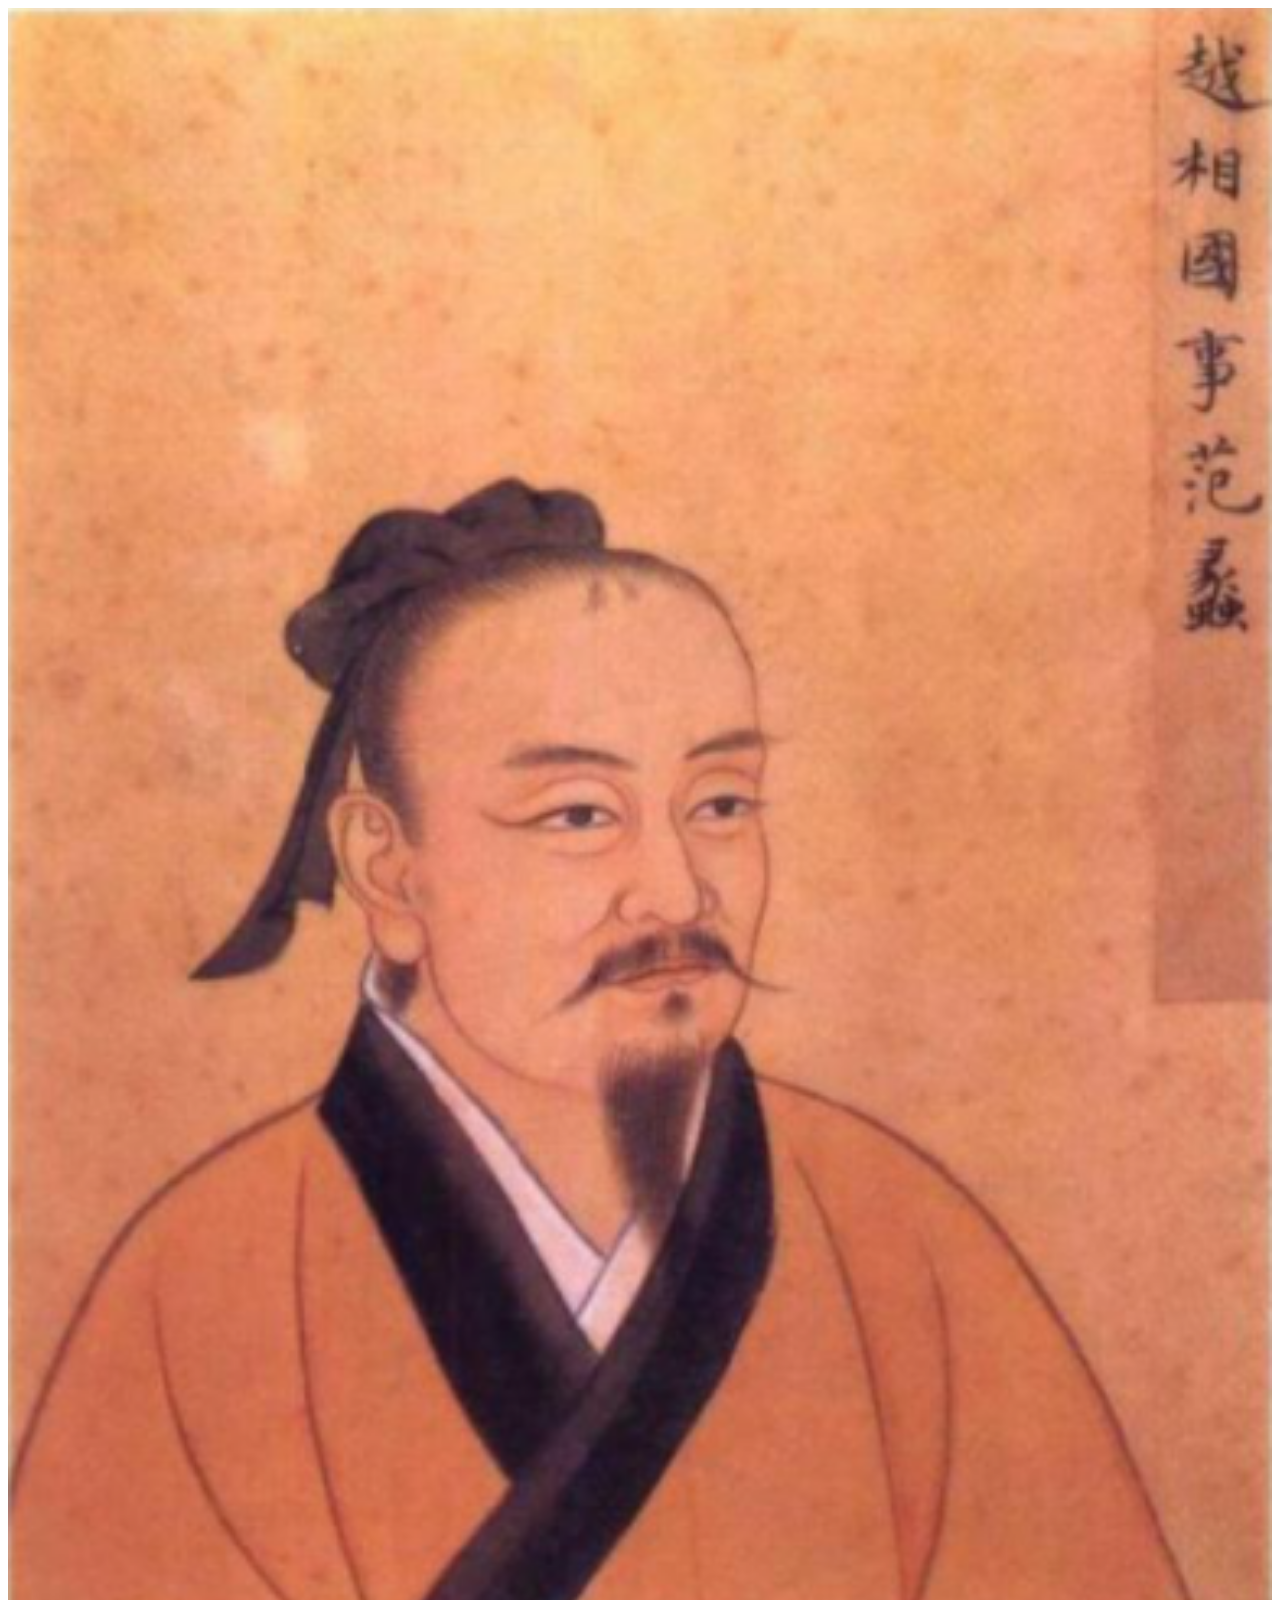
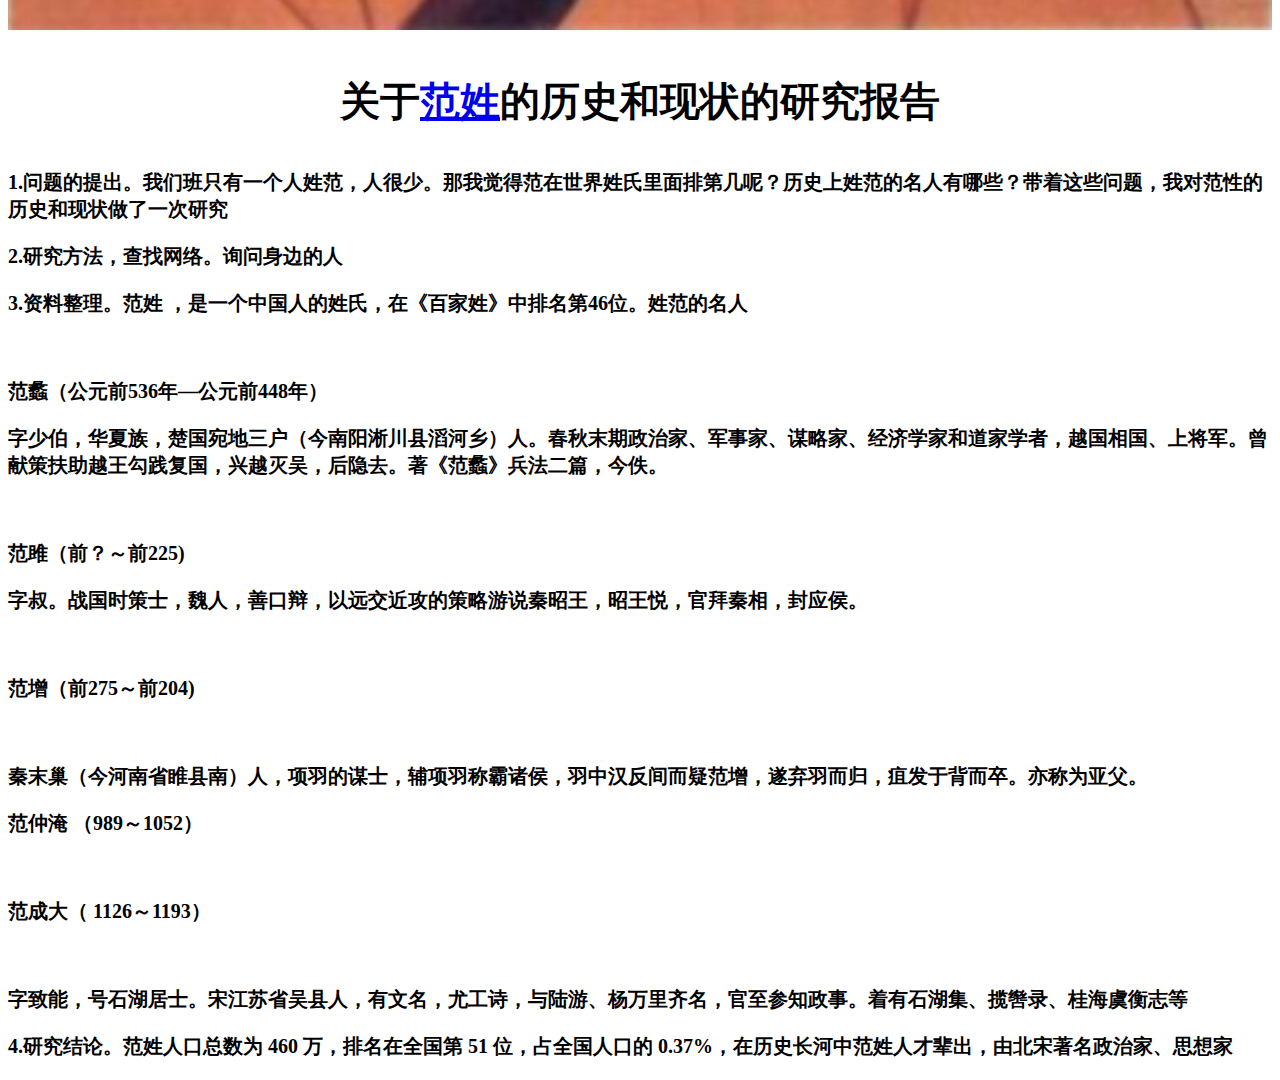
<file: fan.html>
<!DOCTYPE html>
<html lang="en">
<head>
    <meta charset="UTF-8">
    <title></title>
</head>
<body>
    <img src="index_files/fan.png" alt="范蠡" style="width: 100%;">
    <p style="font-size: 40px;font-weight: bold;text-align:center;">关于<a href="https://baike.baidu.com/item/%E8%8C%83%E5%A7%93/618039">范姓</a>的历史和现状的研究报告</p>
    <p style="font-size: 20px;font-weight: bold;">1.问题的提出。我们班只有一个人姓范，人很少。那我觉得范在世界姓氏里面排第几呢？历史上姓范的名人有哪些？带着这些问题，我对范性的历史和现状做了一次研究</p>
    <p style="font-size: 20px;font-weight: bold;">2.研究方法，查找网络。询问身边的人</p>
    <p style="font-size: 20px;font-weight: bold;">3.资料整理。范姓 ，是一个中国人的姓氏，在《百家姓》中排名第46位。姓范的名人</p>
　　 <p style="font-size: 20px;font-weight: bold;">范蠡（公元前536年—公元前448年）</p>
    <p style="font-size: 20px;font-weight: bold;">字少伯，华夏族，楚国宛地三户（今南阳淅川县滔河乡）人。春秋末期政治家、军事家、谋略家、经济学家和道家学者，越国相国、上将军。曾献策扶助越王勾践复国，兴越灭吴，后隐去。著《范蠡》兵法二篇，今佚。</p>
　　 <p style="font-size: 20px;font-weight: bold;">范雎（前？～前225)</p>
    <p style="font-size: 20px;font-weight: bold;">字叔。战国时策士，魏人，善口辩，以远交近攻的策略游说秦昭王，昭王悦，官拜秦相，封应侯。</p>
　 　<p style="font-size: 20px;font-weight: bold;">范增（前275～前204)</p>
　 　<p style="font-size: 20px;font-weight: bold;">秦末巢（今河南省睢县南）人，项羽的谋士，辅项羽称霸诸侯，羽中汉反间而疑范增，遂弃羽而归，疽发于背而卒。亦称为亚父。</p>
    <p style="font-size: 20px;font-weight: bold;">范仲淹 （989～1052）</p>
　 　<p style="font-size: 20px;font-weight: bold;">范成大（ 1126～1193）</p>
　 　<p style="font-size: 20px;font-weight: bold;">字致能，号石湖居士。宋江苏省吴县人，有文名，尤工诗，与陆游、杨万里齐名，官至参知政事。着有石湖集、揽辔录、桂海虞衡志等</p>
    <p style="font-size: 20px;font-weight: bold;">4.研究结论。范姓人口总数为 460 万，排名在全国第 51 位，占全国人口的 0.37%，在历史长河中范姓人才辈出，由北宋著名政治家、思想家</p>
</body>
</html>
</file>
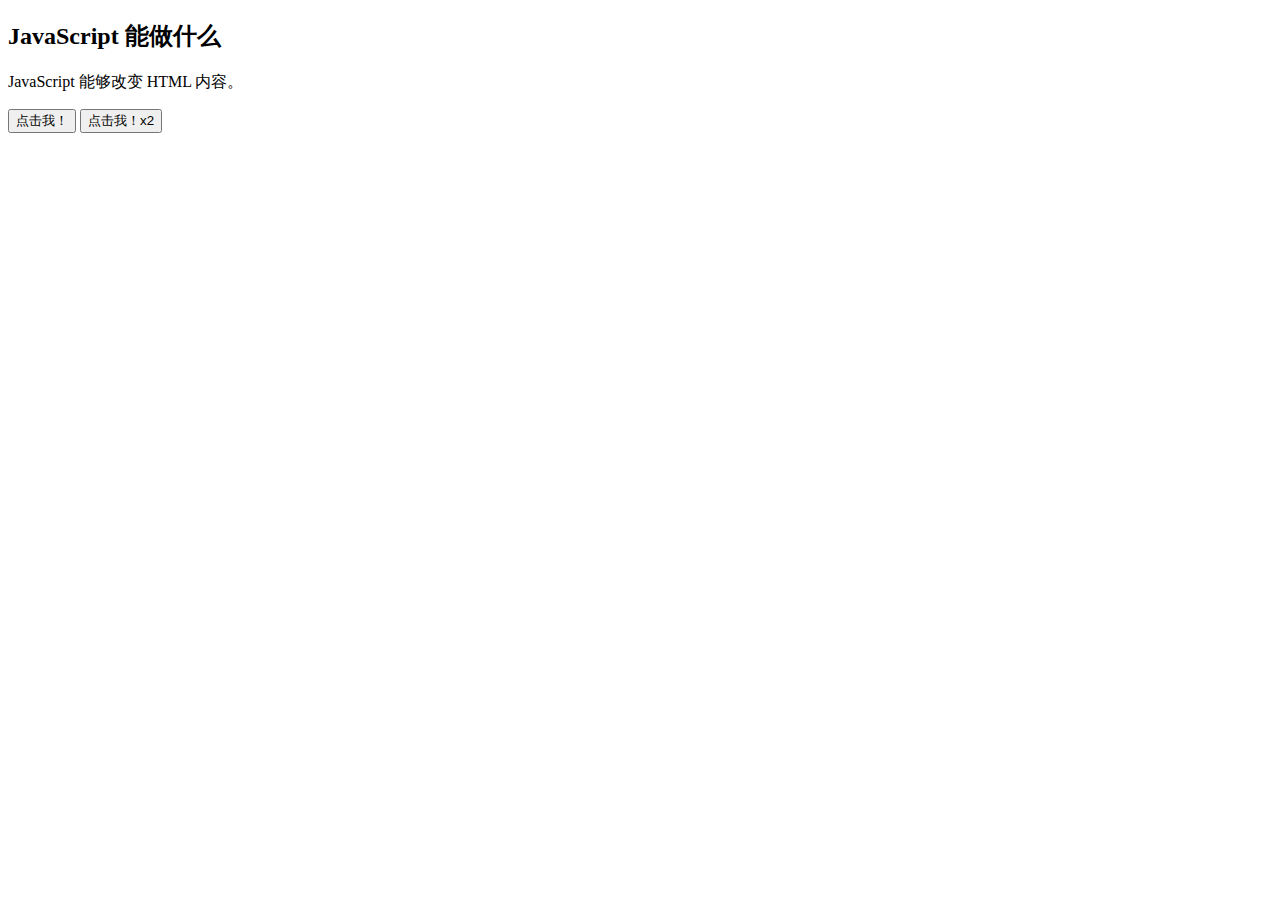
<file: js.html>
<!DOCTYPE html>
<html>
<body>
    <h2>JavaScript 能做什么</h2>
    <p id="demo">JavaScript 能够改变 HTML 内容。</p>
    <button type="button" onclick='document.getElementById("demo").innerHTML = "王子阳就是个寄吧！"'>点击我！</button>
    <button type="button" onclick='document.getElementById("demo").innerHTML = "JavaScript 能够改变 HTML 内容。"'>点击我！x2</button>
</body>
</html>
</file>
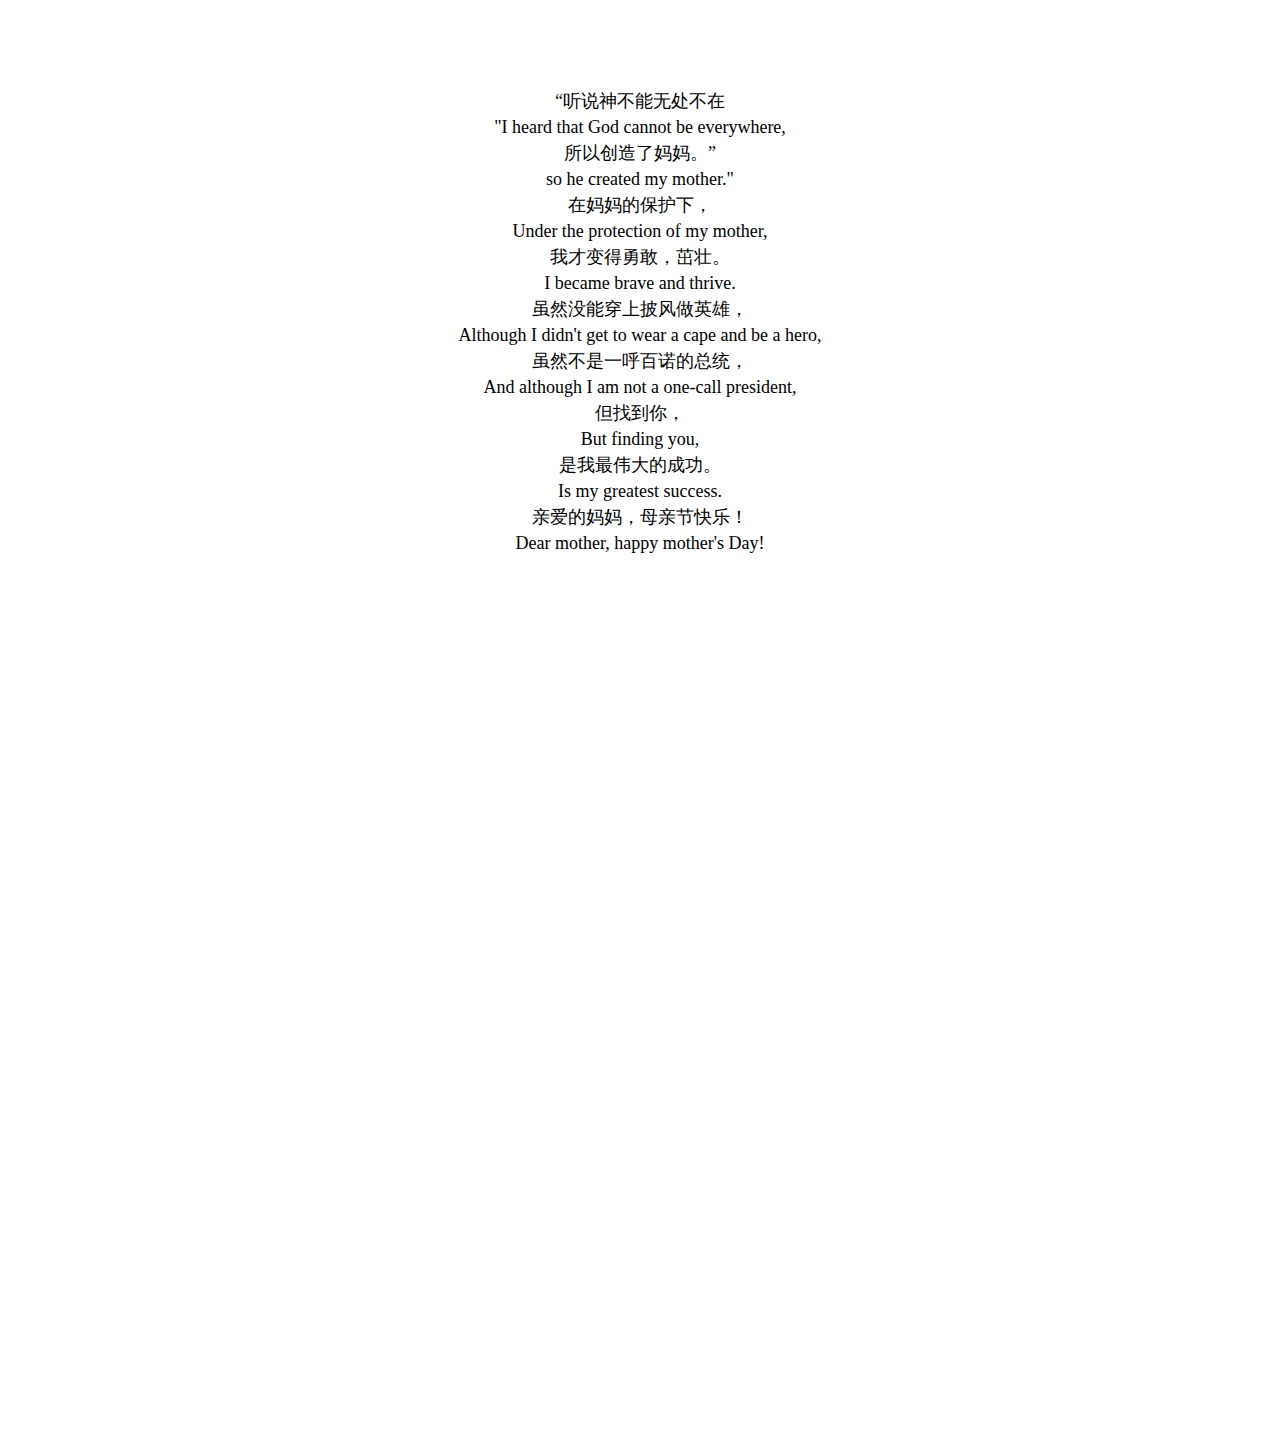
<file: mu-qin-jie.html>
<!DOCTYPE html>
<html lang="en">
<head>
    <meta charset="UTF-8">
    <title>母亲节--五月八号</title>
    <style type="text/css">
    <link rel="icon" sizes="any" href="https://gimg2.baidu.com/image_search/src=http%3A%2F%2Fpic3.zhimg.com%2Fv2-7dec721e01327f2f1016565742ca8656_r.jpg&refer=http%3A%2F%2Fpic3.zhimg.com&app=2002&size=f9999,10000&q=a80&n=0&g=0n&fmt=auto?sec=1654565713&t=1b55573045b465cafd9106b0776644bc">
    html, body {
        margin: 0;
        padding: 0;
        height: 100%;
    }
    .header {
        margin: 0;
        font-size: 18px;
        font-weight: 800;
        color: #FFFFFF;
        box-sizing: border-box;
        max-height: 62px;
        padding-bottom: 4vh;
    }
    .bg {
        display: flex;
        flex-direction: column;
        justify-content: center;
        height: 100%;
        text-align: center;
        background-color: #4747C4;
        background: url("http://ybc-online.oss-cn-beijing.aliyuncs.com/ybc_courseapi/resource/ybc_qrcode/image_bg.png") top / 49px 50px repeat;
        box-sizing: border-box;
        font-family: 'PingFang SC';
    }
    .content {
        display: flex;
        justify-content: center;
        width: 85.33vw;
        height: 106.67vw;
        line-height: 26px;
        padding: 0 16px 0 20px;
        margin: 0 auto;
        box-sizing: border-box;
        text-align: center;
        font-size: 18px;
        background-color: #FFFFFF;
        border-radius: 6px;
        overflow-y: scroll;
        border-top: 20px solid #FFFFFF;
        border-bottom: 20px solid #FFFFFF;
        border-right: 4px solid #FFFFFF;
    }
    .content p {
        display: inline-block;
        margin: auto;
        color: rgba(51, 51, 51, 1);
        border: none;
        text-align: left;
        word-break: break-word;
    }
    ::-webkit-scrollbar {
        width: 4px!important;
    }
    ::-webkit-scrollbar-thumb {
        width: 4px!important;
        background: #FFB900!important;
        border-radius: 3px;
    }

    </style>
</head>
<body>

    <div class="bg">
    <p class="header">母亲节</p>
    <p class="content">
        “听说神不能无处不在
        <br>
        "I heard that God cannot be everywhere,
        <br>
        所以创造了妈妈。”
        <br>
        so he created my mother."
        <br>
        在妈妈的保护下，
        <br>
        Under the protection of my mother, 
        <br>
        我才变得勇敢，茁壮。
        <br>
        I became brave and thrive. 
        <br>
        虽然没能穿上披风做英雄，
        <br>
        Although I didn't get to wear a cape and be a hero, 
        <br>
        虽然不是一呼百诺的总统，
        <br>
        And although I am not a one-call president, 
        <br>
        但找到你，
        <br>
        But finding you,
        <br>
        是我最伟大的成功。
        <br>
        Is my greatest success.
        <br>
        亲爱的妈妈，母亲节快乐！
        <br>
        Dear mother, happy mother's Day!
    </p>
    </div>
</body>
</html>
</file>
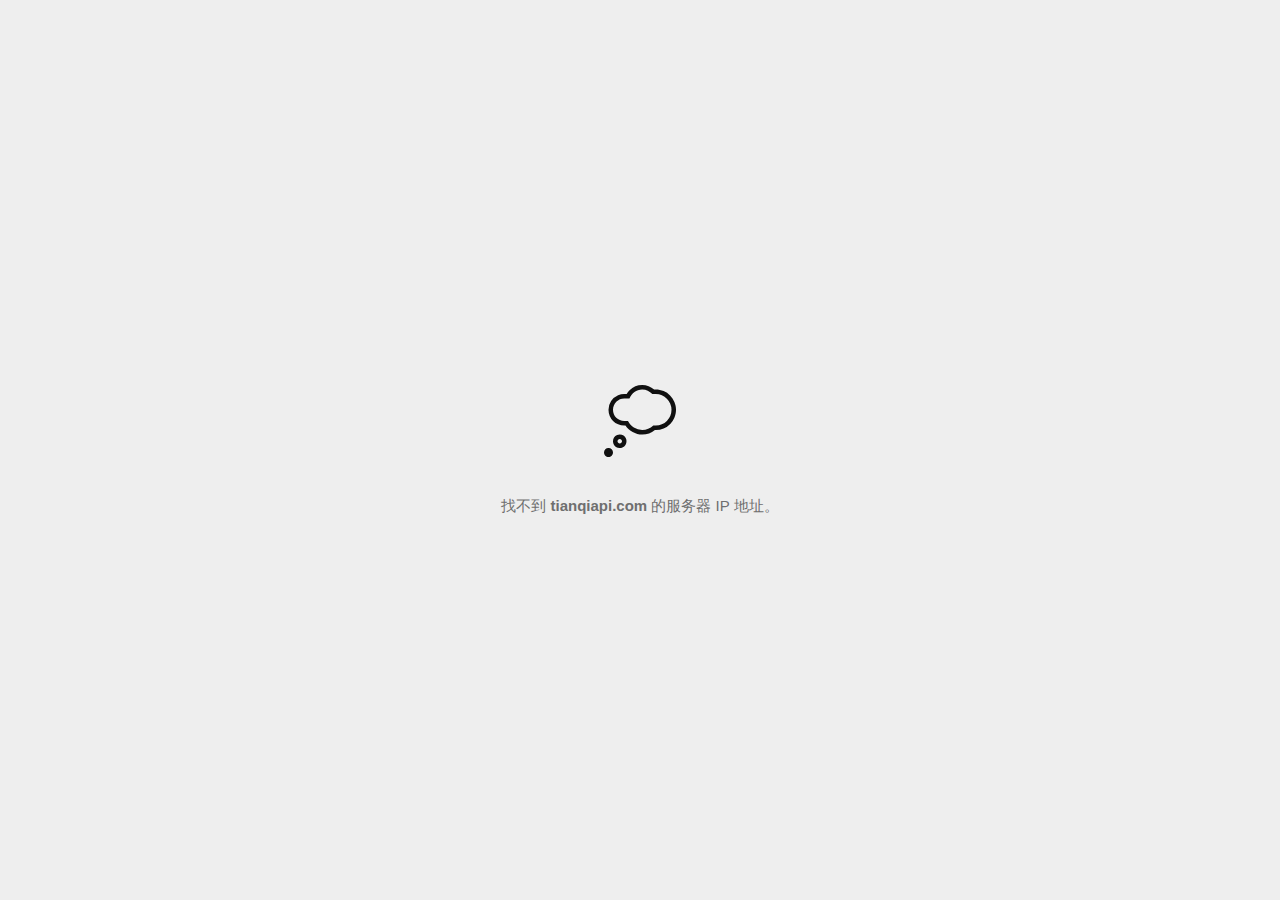
<file: index_files/api.html>
<!DOCTYPE html>
<!-- saved from url=(0029)chrome-error://chromewebdata/ -->
<html dir="ltr" lang="zh" subframe=""><head><meta http-equiv="Content-Type" content="text/html; charset=UTF-8">
  
  <meta name="theme-color" content="#fff">
  <meta name="viewport" content="width=device-width, initial-scale=1.0,
                                 maximum-scale=1.0, user-scalable=no">
  <title>tianqiapi.com</title>
  <style>/* Copyright 2017 The Chromium Authors. All rights reserved.
 * Use of this source code is governed by a BSD-style license that can be
 * found in the LICENSE file. */

a {
  color: var(--link-color);
}

body {
  --background-color: #fff;
  --error-code-color: var(--google-gray-700);
  --google-blue-100: rgb(210, 227, 252);
  --google-blue-300: rgb(138, 180, 248);
  --google-blue-600: rgb(26, 115, 232);
  --google-blue-700: rgb(25, 103, 210);
  --google-gray-100: rgb(241, 243, 244);
  --google-gray-300: rgb(218, 220, 224);
  --google-gray-500: rgb(154, 160, 166);
  --google-gray-50: rgb(248, 249, 250);
  --google-gray-600: rgb(128, 134, 139);
  --google-gray-700: rgb(95, 99, 104);
  --google-gray-800: rgb(60, 64, 67);
  --google-gray-900: rgb(32, 33, 36);
  --heading-color: var(--google-gray-900);
  --link-color: rgb(88, 88, 88);
  --popup-container-background-color: rgba(0,0,0,.65);
  --primary-button-fill-color-active: var(--google-blue-700);
  --primary-button-fill-color: var(--google-blue-600);
  --primary-button-text-color: #fff;
  --quiet-background-color: rgb(247, 247, 247);
  --secondary-button-border-color: var(--google-gray-500);
  --secondary-button-fill-color: #fff;
  --secondary-button-hover-border-color: var(--google-gray-600);
  --secondary-button-hover-fill-color: var(--google-gray-50);
  --secondary-button-text-color: var(--google-gray-700);
  --small-link-color: var(--google-gray-700);
  --text-color: var(--google-gray-700);
  --edge-background: var(--edge-grey-background);
  --edge-black: #101010;
  --edge-focus-color: #838383;
  --edge-blue-hover: #0078D4;
  --edge-blue-pressed: #1081D7;
  --edge-blue-rest: #0070C6;
  --edge-blue-selected: #004274;
  --edge-border-hover:#949494;
  --edge-border-pressed: #ADADAD;
  --edge-border-rest: #C5C5C5;
  --edge-grey-background: #F6F6F6;
  --edge-grey-selected: #C6C6C6;
  --edge-light-grey-hover: #F3F3F3;
  --edge-light-grey-pressed: #F7F7F7;
  --edge-light-grey-rest: #EFEFEF;
  --edge-primary-text-color: var(--edge-black);
  --edge-secondary-text-color: var(--edge-text-grey-rest);
  --edge-text-blue-hover: #0070C6;
  --edge-text-blue-rest: #0061AB;
  --edge-text-blue-pressed: #1081D7;
  --edge-text-grey-rest: #6F6F6F;
  --edge-white: #FFFFFF;
  --edge-primary-button-focus-shadow: 0 0 0 2px inset #F2F8FD;
  --edge-focus-outline: 2px solid var(--edge-focus-color);
  background: var(--edge-background);
  color: var(--edge-primary-text-color);
  word-wrap: break-word;
}

.nav-wrapper .secondary-button {
  background: var(--secondary-button-fill-color);
  border: 1px solid var(--secondary-button-border-color);
  color: var(--secondary-button-text-color);
  float: none;
  margin: 0;
  padding: 8px 16px;
}

.hidden {
  display: none;
}

html {
  -webkit-text-size-adjust: 100%;
  font-size: 125%;
}

.icon {
  background-repeat: no-repeat;
  background-size: 100%;
}

@media (prefers-color-scheme: dark) {
  body {
    --background-color: var(--google-gray-900);
    --error-code-color: var(--google-gray-500);
    --heading-color: var(--google-gray-500);
    --link-color: var(--google-blue-300);
    --primary-button-fill-color-active: rgb(129, 162, 208);
    --primary-button-fill-color: var(--google-blue-300);
    --primary-button-text-color: var(--google-gray-900);
    --quiet-background-color: var(--background-color);
    --secondary-button-border-color: var(--google-gray-700);
    --secondary-button-fill-color: var(--google-gray-900);
    --secondary-button-hover-fill-color: rgb(48, 51, 57);
    --secondary-button-text-color: var(--google-blue-300);
    --small-link-color: var(--google-blue-300);
    --text-color: var(--google-gray-500);
    --edge-black: #FFFFFF;
    --edge-focus-color: #888;
    --edge-blue-hover: #0070C6;
    --edge-blue-pressed: #0069B9;
    --edge-blue-rest: #0078D4;
    --edge-blue-selected: #63ACE5;
    --edge-border-hover:#909090;
    --edge-border-pressed: #787878;
    --edge-border-rest: #575757;
    --edge-grey-background: #2D2D2D;
    --edge-grey-selected: #676767;
    --edge-light-grey-hover: #424242;
    --edge-light-grey-pressed: #3E3E3E;
    --edge-light-grey-rest: #464646;
    --edge-text-blue-hover: #429BDF;
    --edge-text-blue-rest: #63ACE5;
    --edge-text-blue-pressed: #2189DA;
    --edge-text-grey-rest: #949494;
    --edge-white: #1D1D1D;
    --edge-primary-button-focus-shadow: 0 0 0 2px inset #F2F8FD;
  }
}
</style>
  <style>/* Copyright 2014 The Chromium Authors. All rights reserved.
   Copyright (C) Microsoft Corporation. All rights reserved.
   Use of this source code is governed by a BSD-style license that can be
   found in the LICENSE file. */

button {
  border: 0;
  border-radius: 2px;
  box-sizing: border-box;
  color: var(--primary-button-text-color);
  cursor: pointer;
  float: right;
  font-size: .875em;
  margin: 0;
  padding: 8px 16px;
  transition: box-shadow 150ms cubic-bezier(0.4, 0, 0.2, 1);
  user-select: none;
}

[dir='rtl'] button {
  float: left;
}

.bad-clock button,
.captive-portal button,
.https-only button,
.insecure-form button,
.lookalike-url button,
.main-frame-blocked button,
.neterror button,
.pdf button,
.ssl button,
.safe-browsing-billing button {
  background: var(--edge-blue-rest);
}

.bad-clock a,
.captive-portal a,
.ssl a {
  color: var(--edge-text-blue-rest);
  text-decoration: none;
  border-bottom: 1px solid currentColor;
}

@media (forced-colors: active) {
  .bad-clock a,
  .captive-portal a,
  .lookalike-url a,
  .ssl a {
    -ms-high-contrast-adjust: none;
    color: LinkText;
    border-bottom: 1px solid currentColor;
  }
  .bad-clock a:focus,
  .captive-portal a:focus,
  .lookalike-url a:focus,
  .ssl a:focus {
    outline: none;
    border-bottom: 2px solid LinkText;
  }
}


.bad-clock #primary-button,
.captive-portal #primary-button,
.lookalike-url #primary-button,
.ssl #primary-button {
  color: white;
  background-color: var(--edge-blue-rest);
  border: 2px solid var(--edge-blue-rest);
  font-family: system-ui, sans-serif;
  font-weight: 600;
  outline: none;
}

.bad-clock #primary-button:focus,
.captive-portal #primary-button:focus,
.lookalike-url #primary-button:focus,
.ssl #primary-button:focus {
  border-color: var(--edge-focus-color);
  box-shadow: var(--edge-primary-button-focus-shadow);
}

.bad-clock #primary-button:hover,
.captive-portal #primary-button:hover,
.lookalike-url #primary-button:hover,
.ssl #primary-button:hover {
  background-color: var(--edge-blue-hover);
  border-color: var(--edge-blue-hover);
}

.bad-clock #primary-button:active,
.captive-portal #primary-button:active,
.lookalike-url #primary-button:active,
.ssl #primary-button:active {
  background-color: var(--edge-blue-pressed);
  box-shadow: 0 1px 2px 0 rgba(60, 64, 67, .3),
      0 2px 6px 2px rgba(60, 64, 67, .15);
}

@media(forced-colors: active) {
  /* Accent button */
  .bad-clock #primary-button,
  .captive-portal #primary-button,
  .lookalike-url #primary-button,
  .ssl #primary-button {
    -ms-high-contrast-adjust: none;
    background-color: Highlight;
    color: HighlightText;
    border: 2px solid transparent;
  }
  .bad-clock #primary-button:focus,
  .captive-portal #primary-button:focus,
  .lookalike-url #primary-button:focus,
  .ssl #primary-button:focus {
    outline: 2px solid ButtonText;
    border-color: transparent;
    box-shadow: none;
  }
  .bad-clock #primary-button:hover,
  .captive-portal #primary-button:hover,
  .lookalike-url #primary-button:hover,
  .ssl #primary-button:hover {
    background-color: HighlightText;
    color: Highlight;
    border: 2px solid Highlight;
  }
}

.bad-clock #details-button,
.captive-portal #details-button,
.lookalike-url #proceed-button,
.ssl #details-button {
  color: var(--edge-primary-text-color);
  background-color: transparent;
  border-color: var(--edge-border-rest);
}

.bad-clock #details-button:focus,
.captive-portal #details-button:focus,
.lookalike-url #proceed-button:focus,
.ssl #details-button:focus {
  outline: var(--edge-focus-outline);
}

.bad-clock #details-button:active,
.captive-portal #details-button:active,
.lookalike-url #proceed-button:active,
.ssl #details-button:active {
  border-color: white;
  background: var(--edge-light-grey-pressed);
  box-shadow: 0 1px 2px 0 rgba(60, 64, 67, .3),
      0 2px 6px 2px rgba(60, 64, 67, .15);
}

.bad-clock #details-button:hover,
.captive-portal #details-button:hover,
.lookalike-url #proceed-button:hover,
.ssl #details-button:hover {
  background: var(--edge-light-grey-hover);
  border-color: var(--edge-border-hover);
  text-decoration: none;
}
@media(forced-colors: active) {
  /* Outline button */
  .bad-clock #details-button,
  .captive-portal #details-button,
  .lookalike-url #proceed-button,
  .ssl #details-button {
    -ms-high-contrast-adjust: none;
    background-color: ButtonFace;
    color: ButtonText;
    border: 1px solid ButtonText;
  }
  .bad-clock #details-button:focus,
  .captive-portal #details-button:focus,
  .lookalike-url #proceed-button:focus,
  .ssl #details-button:focus {
    outline: 2px solid ButtonText;
  }
  .bad-clock #details-button:hover,
  .captive-portal #details-button:hover,
  .lookalike-url #proceed-button:hover,
  .ssl #details-button:hover {
    background-color: Highlight;
    color: HighlightText;
  }
}

.bad-clock #main-message > p,
.captive-portal #main-message > p,
.lookalike-url #main-message > p,
.ssl #main-message > p {
  font-size: 14px;
  line-height: 20px;
  color: var(--edge-primary-text-color);
}

button:active {
  background: var(--primary-button-fill-color-active);
  outline: 0;
}

#debugging {
  display: inline;
  overflow: auto;
}

.debugging-content {
  line-height: 1em;
  margin-bottom: 0;
  margin-top: 1em;
}

.debugging-content-fixed-width {
  display: block;
  font-family: monospace;
  font-size: 1.2em;
  margin-top: 0.5em;
}

.debugging-title {
  font-weight: bold;
}

#details {
  margin: 0 0 50px;
}

#details p:not(:first-of-type) {
  margin-top: 20px;
}

.secondary-button:active {
  border-color: white;
  box-shadow: 0 1px 2px 0 rgba(60, 64, 67, .3),
      0 2px 6px 2px rgba(60, 64, 67, .15);
}

.secondary-button:hover {
  background: var(--secondary-button-hover-fill-color);
  border-color: var(--secondary-button-hover-border-color);
  text-decoration: none;
}

.error-code {
  color: var(--error-code-color);
  font-size: .8em;
  margin-top: 12px;
  text-transform: uppercase;
}

#error-debugging-info {
  font-size: 0.8em;
}

h1 {
  color: var(--edge-primary-text-color);
  font-size: 1.6em;
  font-weight: bold;
  line-height: 1.25em;
  margin-bottom: 16px;
}

h2 {
  font-size: 1.2em;
  font-weight: normal;
}

.icon {
  height: 72px;
  margin: 0 0 40px;
  width: 72px;
}

input[type=checkbox] {
  opacity: 0;
}

input[type=checkbox]:focus ~ .checkbox::after {
  outline: -webkit-focus-ring-color auto 5px;
}

.interstitial-wrapper {
  box-sizing: border-box;
  font-size: 1em;
  line-height: 1.6em;
  margin: 14vh auto 0;
  max-width: 600px;
  width: 100%;
}

#main-message > p {
  display: inline;
}

#extended-reporting-opt-in {
  font-size: .875em;
  margin-top: 32px;
}

#extended-reporting-opt-in label {
  display: grid;
  grid-template-columns: 1.8em 1fr;
  position: relative;
}

#enhanced-protection-message {
  border-radius: 4px;
  font-size: 1em;
  margin-top: 32px;
  padding: 10px 5px;
}

#enhanced-protection-message label {
  display: grid;
  grid-template-columns: 2.5em 1fr;
  position: relative;
}

#enhanced-protection-message div {
  margin: 0.5em;
}

#enhanced-protection-message .icon {
  height: 1.5em;
  vertical-align: middle;
  width: 1.5em;
}

#https-upgrades-message {
  border-radius: 4px;
  font-size: 1em;
}

.nav-wrapper {
  margin-top: 51px;
}

.nav-wrapper::after {
  clear: both;
  content: '';
  display: table;
  width: 100%;
}

.small-link {
  color: var(--small-link-color);
  font-size: .875em;
}

.checkboxes {
  flex: 0 0 24px;
}

.checkbox {
  --padding: .9em;
  background: transparent;
  display: block;
  height: 1em;
  left: -1em;
  padding-inline-start: var(--padding);
  position: absolute;
  right: 0;
  top: -.5em;
  width: 1em;
}

.checkbox::after {
  border: 1px solid white;
  border-radius: 2px;
  content: '';
  height: 1em;
  left: var(--padding);
  position: absolute;
  top: var(--padding);
  width: 1em;
}

.checkbox::before {
  background: transparent;
  border: 2px solid white;
  border-inline-end-width: 0;
  border-top-width: 0;
  content: '';
  height: .2em;
  left: calc(.3em + var(--padding));
  opacity: 0;
  position: absolute;
  top: calc(.3em  + var(--padding));
  transform: rotate(-45deg);
  width: .5em;
}

input[type=checkbox]:checked ~ .checkbox::before {
  opacity: 1;
}

#recurrent-error-message {
  background: var(--edge-light-grey-rest);
  border-radius: 4px;
  margin-bottom: 16px;
  margin-top: 12px;
  padding: 12px 16px;
}

.showing-recurrent-error-message #extended-reporting-opt-in {
  margin-top: 16px;
}

.showing-recurrent-error-message #enhanced-protection-message {
  margin-top: 16px;
}

@media (max-width: 700px) {
  .interstitial-wrapper {
    padding: 0 10%;
  }

  #error-debugging-info {
    overflow: auto;
  }
}

@media (max-width: 420px) {
  button,
  [dir='rtl'] button,
  .small-link {
    float: none;
    font-size: .825em;
    font-weight: 500;
    margin: 0;
    width: 100%;
  }

  button {
    padding: 16px 24px;
  }

  #details {
    margin: 20px 0 20px 0;
  }

  #details p:not(:first-of-type) {
    margin-top: 10px;
  }

  .secondary-button:not(.hidden) {
    display: block;
    margin-top: 20px;
    text-align: center;
    width: 100%;
  }

  .interstitial-wrapper {
    padding: 0 5%;
  }

  #extended-reporting-opt-in {
    margin-top: 24px;
  }

  #enhanced-protection-message {
    margin-top: 24px;
  }

  .nav-wrapper {
    margin-top: 30px;
  }
}

/**
 * Mobile specific styling.
 * Navigation buttons are anchored to the bottom of the screen.
 * Details message replaces the top content in its own scrollable area.
 */

@media (max-width: 420px) {
  .nav-wrapper .secondary-button {
    border: 0;
    margin: 16px 0 0;
    margin-inline-end: 0;
    padding-bottom: 16px;
    padding-top: 16px;
  }
}

/* Fixed nav. */
@media (min-width: 240px) and (max-width: 420px) and
       (min-height: 401px),
       (min-width: 421px) and (min-height: 240px) and
       (max-height: 560px) {
  body .nav-wrapper {
    background: var(--edge-grey-background);
    bottom: 0;
    box-shadow: 0 -22px 40px var(--edge-grey-background);
    left: 0;
    margin: 0 auto;
    max-width: 736px;
    padding-inline-end: 24px;
    padding-inline-start: 24px;
    position: fixed;
    right: 0;
    width: 100%;
    z-index: 2;
  }

  .interstitial-wrapper {
    max-width: 736px;
  }

  #details,
  #main-content {
    padding-bottom: 40px;
  }

  #details {
    padding-top: 5.5vh;
  }

  button.small-link {
    color: var(--google-blue-600);
  }
}

@media (max-width: 420px) and (orientation: portrait),
       (max-height: 560px) {
  body {
    margin: 0 auto;
  }

  button,
  #details-button,
  [dir='rtl'] button,
  button.small-link {
    font-size: .933em;
    margin: 6px 0;
    transform: translatez(0);
  }

  .nav-wrapper {
    box-sizing: border-box;
    padding-bottom: 8px;
    width: 100%;
  }

  #details {
    box-sizing: border-box;
    height: auto;
    margin: 0;
    opacity: 1;
    transition: opacity 250ms cubic-bezier(0.4, 0, 0.2, 1);
  }

  #details.hidden,
  #main-content.hidden {
    height: 0;
    opacity: 0;
    overflow: hidden;
    padding-bottom: 0;
    transition: none;
  }

  h1 {
    font-size: 1.5em;
    margin-bottom: 8px;
  }

  .icon {
    margin-bottom: 5.69vh;
  }

  .interstitial-wrapper {
    box-sizing: border-box;
    margin: 7vh auto 12px;
    padding: 0 24px;
    position: relative;
  }

  .interstitial-wrapper p {
    font-size: .95em;
    line-height: 1.61em;
    margin-top: 8px;
  }

  #main-content {
    margin: 0;
    transition: opacity 100ms cubic-bezier(0.4, 0, 0.2, 1);
  }

  .small-link {
    border: 0;
  }

  .suggested-left > #control-buttons,
  .suggested-right > #control-buttons {
    float: none;
    margin: 0;
  }
}

@media (min-width: 421px) and (min-height: 500px) and (max-height: 560px) {
  .interstitial-wrapper {
    margin-top: 10vh;
  }
}

@media (min-height: 400px) and (orientation:portrait) {
  .interstitial-wrapper {
    margin-bottom: 145px;
  }
}

@media (min-height: 299px) {
  .nav-wrapper {
    padding-bottom: 16px;
  }
}

@media (max-height: 560px) and (min-height: 240px) and (orientation:landscape) {
  .extended-reporting-has-checkbox #details {
    padding-bottom: 80px;
  }
}

@media (min-height: 500px) and (max-height: 650px) and (max-width: 414px) and
       (orientation: portrait) {
  .interstitial-wrapper {
    margin-top: 7vh;
  }
}

@media (min-height: 650px) and (max-width: 414px) and (orientation: portrait) {
  .interstitial-wrapper {
    margin-top: 10vh;
  }
}

/* Small mobile screens. No fixed nav. */
@media (max-height: 400px) and (orientation: portrait),
       (max-height: 239px) and (orientation: landscape),
       (max-width: 419px) and (max-height: 399px) {
  .interstitial-wrapper {
    display: flex;
    flex-direction: column;
    margin-bottom: 0;
  }

  #details {
    flex: 1 1 auto;
    order: 0;
  }

  #main-content {
    flex: 1 1 auto;
    order: 0;
  }

  .nav-wrapper {
    flex: 0 1 auto;
    margin-top: 8px;
    order: 1;
    padding-inline-end: 0;
    padding-inline-start: 0;
    position: relative;
    width: 100%;
  }

  button,
  .nav-wrapper .secondary-button {
    padding: 16px 24px;
  }

  button.small-link {
    color: var(--google-blue-600);
  }
}

@media (max-width: 239px) and (orientation: portrait) {
  .nav-wrapper {
    padding-inline-end: 0;
    padding-inline-start: 0;
  }
}
</style>
  <style>/* Copyright 2013 The Chromium Authors. All rights reserved.
 * Use of this source code is governed by a BSD-style license that can be
 * found in the LICENSE file. */

/* Don't use the main frame div when the error is in a subframe. */
body {
  background-color: var(--edge-grey-background);
}

html[subframe] #main-frame-error {
  display: none;
}

/* Don't use the subframe error div when the error is in a main frame. */
html:not([subframe]) #sub-frame-error {
  display: none;
}

#diagnose-button {
  float: none;
  margin-bottom: 10px;
  margin-inline-start: 0;
  margin-top: 20px;
}

h1 {
  margin-top: 0;
  word-wrap: break-word;
  color: var(--edge-primary-text-color);
  margin-bottom: 22px;
}

h1 span {
  font-weight: bold;
  font-size: 24px;
  line-height: 32px;
}

h2 {
  color: var(--edge-secondary-text-color);
  font-size: 1.2em;
  font-weight: normal;
  margin: 10px 0;
}

a {
  color: var(--edge-text-blue-rest);
  text-decoration: none;
  border-bottom: 1px solid currentColor;
}

a:hover {
  color: var(--edge-text-blue-hover);
}

a:focus {
  outline: none;
  text-decoration: none;
  border-bottom: var(--edge-focus-outline);
}

#game-buttons {
  display: flex;
  align-items: center;
}

#game-message {
  margin-inline-end: 16px;
}

#game-button {
  color: var(--edge-primary-text-color);
  background-color: transparent;
  border: 1px solid var(--edge-border-rest);
}

#game-button:disabled {
  opacity: 0.3;
  cursor: not-allowed;
}

#game-button:hover:not(:disabled) {
  background-color: var(--edge-light-grey-hover);
  border-color: var(--edge-border-hover);
}

#game-button:active:not(:disabled) {
  border-color: white;
  background: var(--edge-light-grey-pressed);
  box-shadow: 0 1px 2px 0 rgba(60, 64, 67, .3),
    0 2px 6px 2px rgba(60, 64, 67, .15);
}

#game-button:focus:not(:disabled) {
  outline: var(--edge-focus-outline);
}

@media (forced-colors: active) {
  a:hover {
    color: HightlightText;
  }
}

.icon {
  -webkit-user-select: none;
  display: inline-block;
}

.icon-generic {
  /**
   * Can't access edge://theme/IDR_ERROR_NETWORK_GENERIC from an untrusted
   * renderer process, so embed the resource manually.
   */
  content: -webkit-image-set(
      url([data-uri]) 1x,
      url([data-uri]) 2x);
}

.icon-offline {
  content: -webkit-image-set(
      url([data-uri]) 1x,
      url([data-uri]) 2x);
  position: relative;
}

.icon-page-error {
  content: url([data-uri]);
}

.icon-thinking {
  content: url([data-uri]);
}

.icon-blocked {
  content: url([data-uri]);
}

.icon-disconnected {
  content: url([data-uri]);
}

.icon-find {
  content: url([data-uri]);
}

.icon-insecure-site {
  content: url([data-uri]);
}

.icon-page-briefcase {
  content: url([data-uri]);
}

.icon-disabled {
  content: -webkit-image-set(
      url([data-uri]) 1x,
      url([data-uri]) 2x);
  width: 112px;
}

.managed-icon {
  content: url([data-uri]);
  margin-inline-end: 6px;
  height: 16px;
  width: 16px;
}

.error-code {
  display: block;
  font-size: 10px;
  line-height: 12px;
  color: var(--edge-secondary-text-color);
  margin-top: 24px;
  font-weight: 500;
}

#content-top {
  margin: 20px;
}

.hidden {
  display: none;
}

#suggestion {
  margin-top: 15px;
}

#suggestions-list p {
  margin-block-end: 0;
  color: var(--edge-primary-text-color);
  font-weight: 700;
}

#suggestions-list ul {
  margin-top: 0;
  color: var(--edge-primary-text-color);
  padding-inline-start: 0;
  list-style: none;
}

#suggestions-list li {
  margin-top: 12px;
  font-size: 14px;
  line-height: 20px;
}

#suggestions-list li:before {
  content: "•";
  font-size: 14px;
  padding-right: 1em;
}

.single-suggestion li:before{
  display: none;
}

#short-suggestion {
  margin-top: 5px;
}

#error-information-button {
  content: url([data-uri]);
  height: 24px;
  vertical-align: -.15em;
  width: 24px;
}

.use-popup-container#error-information-popup-container
  #error-information-popup {
  align-items: center;
  background-color: var(--edge-grey-background);
  display: flex;
  height: 100%;
  left: 0;
  position: fixed;
  top: 0;
  width: 100%;
  z-index: 100;
}

.use-popup-container#error-information-popup-container
  #error-information-popup-content > p {
  margin-bottom: 11px;
  margin-inline-start: 20px;
}

.use-popup-container#error-information-popup-container #suggestions-list ul {
  margin-inline-start: 15px;
}

.use-popup-container#error-information-popup-container
  #error-information-popup-box {
  background-color: var(--edge-white);
  left: 5%;
  padding-bottom: 15px;
  padding-top: 15px;
  position: fixed;
  width: 90%;
  z-index: 101;
}

.use-popup-container#error-information-popup-container div.error-code {
  margin-inline-start: 20px;
}

.use-popup-container#error-information-popup-container #suggestions-list p {
  margin-inline-start: 20px;
}

:not(.use-popup-container)#error-information-popup-container
  #error-information-popup-close {
  display: none;
}

#error-information-popup-close {
  margin-bottom: 0px;
  margin-inline-end: 35px;
  margin-top: 15px;
  text-align: end;
}

.link-button {
  color: var(--edge-text-blue-rest);
  display: inline-block;
  font-weight: bold;
  text-transform: uppercase;
}

#sub-frame-error-details {
  color: var(--edge-secondary-text-color);

}

[jscontent=hostName],
[jscontent=failedUrl] {
  overflow-wrap: break-word;
}

#search-container {
  /* Prevents a space between controls. */
  display: flex;
  margin-top: 20px;
}

.snackbar {
  background: #323232;
  border-radius: 2px;
  bottom: 24px;
  box-sizing: border-box;
  color: #fff;
  font-size: .87em;
  left: 24px;
  max-width: 568px;
  min-width: 288px;
  opacity: 0;
  padding: 16px 24px 12px;
  position: fixed;
  transform: translateY(90px);
  will-change: opacity, transform;
  z-index: 999;
}

.snackbar-show {
  -webkit-animation:
    show-snackbar .25s cubic-bezier(0.0, 0.0, 0.2, 1) forwards,
    hide-snackbar .25s cubic-bezier(0.4, 0.0, 1, 1) forwards 5s;
}

@-webkit-keyframes show-snackbar {
  100% {
    opacity: 1;
    transform: translateY(0);
  }
}

@-webkit-keyframes hide-snackbar {
  0% {
    opacity: 1;
    transform: translateY(0);
  }
  100% {
    opacity: 0;
    transform: translateY(90px);
  }
}

.suggestions {
  margin-top: 18px;
  color: var(--edge-primary-text-color);
  font-size: 14px;
  line-height: 20px;
}

.suggestion-header {
  font-weight: bold;
  margin-bottom: 4px;
}

/* Decrease padding at low sizes. */
@media (max-width: 640px), (max-height: 640px) {
  h1 {
    margin: 0 0 15px;
  }
  #content-top {
    margin: 15px;
  }
  .suggestions {
    margin-top: 10px;
  }
  .suggestion-header {
    margin-bottom: 0;
  }
}

#download-link, #download-link-clicked {
  margin-bottom: 30px;
  margin-top: 30px;
}

#download-link-clicked {
  color: #BBB;
}

#download-link:before, #download-link-clicked:before {
  content: url([data-uri]);
  display: inline-block;
  margin-inline-end: 4px;
  vertical-align: -webkit-baseline-middle;
}

#download-link-clicked:before {
  width: 0px;
  opacity: 0;
}

.offline-content-list-title {
  color: rgb(95, 99, 104);
  font-size: .8em;
  line-height: 1;
  margin-bottom: .8em;
}

#offline-content-suggestions {
  margin-inline-start: -5%;
  width: 110%;
}

/* The selectors below adjust the "overflow" of the suggestion cards contents
 * based on the same screen size based strategy used for the main frame, which
 * is applied by the `interstitial-wrapper` class. */
@media (max-width: 700px) {
  #offline-content-suggestions {
    margin-inline-start: -5%;
    width: 110%;
  }
}
@media (max-width: 420px)  {
  #offline-content-suggestions {
    margin-inline-start: -2.5%;
    width: 105%;
  }
}
@media (max-width: 420px) and (orientation: portrait),
       (max-height: 560px) {
  #offline-content-suggestions {
    margin-inline-start: -12px;
    width: calc(100% + 24px);
  }
}

.suggestion-with-image .offline-content-suggestion-visual {
  flex-basis: 8.2em;
  flex-shrink: 0;
}

.suggestion-with-image .offline-content-suggestion-visual > img {
  height: 100%;
  width: 100%;
}

#offline-content-list:not(.is-rtl) .suggestion-with-image
.offline-content-suggestion-visual > img {
  border-bottom-right-radius: 8px;
  border-top-right-radius: 8px;
}

#offline-content-list.is-rtl .suggestion-with-image
.offline-content-suggestion-visual > img {
  border-bottom-left-radius: 8px;
  border-top-left-radius: 8px;
}

.suggestion-with-icon .offline-content-suggestion-visual {
  align-items: center;
  display: flex;
  justify-content: center;
  min-height: 4.2em;
  min-width: 4.2em;
}

.suggestion-with-icon .offline-content-suggestion-visual > div {
  align-items: center;
  background-color: rgb(241, 243, 244);
  border-radius: 50%;
  display: flex;
  height: 2.3em;
  justify-content: center;
  width: 2.3em;
}

.suggestion-with-icon .offline-content-suggestion-visual > div > img {
  height: 1.45em;
  width: 1.45em;
}

.offline-content-suggestion-texts {
  display: flex;
  flex-direction: column;
  justify-content: space-between;
  line-height: 1.3;
  padding: .9em;
  width: 100%;
}

.offline-content-suggestion-title {
  -webkit-box-orient: vertical;
  -webkit-line-clamp: 3;
  color: rgb(32, 33, 36);
  display: -webkit-box;
  font-size: 1.1em;
  overflow: hidden;
  text-overflow: ellipsis;
}

div.offline-content-suggestion {
  align-items: stretch;
  border-color: rgb(218, 220, 224);
  border-radius: 8px;
  border-style: solid;
  border-width: 1px;
  display: flex;
  justify-content: space-between;
  margin-bottom: .8em;
}

.suggestion-with-image {
  flex-direction: row;
  height: 8.2em;
  max-height: 8.2em;
}

.suggestion-with-icon {
  flex-direction: row-reverse;
  height: 4.2em;
  max-height: 4.2em;
}

.suggestion-with-icon .offline-content-suggestion-title {
  -webkit-line-clamp: 1;
  word-break: break-all;
}

.suggestion-with-icon .offline-content-suggestion-texts {
  padding-inline-start: 0px;
}

.offline-content-suggestion-attribution-freshness {
  color: rgb(95, 99, 104);
  display: flex;
  font-size: .8em;
}

.offline-content-suggestion-attribution {
  -webkit-box-orient: vertical;
  -webkit-line-clamp: 1;
  display: -webkit-box;
  flex-shrink: 1;
  overflow-wrap: break-word;
  overflow: hidden;
  text-overflow: ellipsis;
  word-break: break-all;
}

.no-attribution .offline-content-suggestion-attribution {
  display: none;
}

.offline-content-suggestion-freshness:before {
  content: '-';
  display: inline-block;
  flex-shrink: 0;
  margin-inline-end: .1em;
  margin-inline-start: .1em;
}

.no-attribution .offline-content-suggestion-freshness:before {
  display: none;
}

.offline-content-suggestion-freshness {
  flex-shrink: 0;
}

.suggestion-with-image .offline-content-suggestion-pin-spacer {
  flex-shrink: 1;
  flex-grow: 100;
}

.suggestion-with-image .offline-content-suggestion-pin {
  content: url([data-uri]);
  flex-shrink: 0;
  height: 1.4em;
  margin-inline-start: .4em;
  width: 1.4em;
}

.offline-content-list-action {
  text-align: center;
}

#offline-content-summary {
  border-color: rgb(241, 243, 244);
  border-radius: 12px;
  border-style: solid;
  border-width: 1px;
  padding: 12px;
  text-align: center;
}

.offline-content-summary-image-truncate {
  width: 45px;
}

.offline-content-summary-images {
  direction: ltr;
  display: flex;
  margin-top: 10px;
  justify-content: center;
  padding-bottom: 12px;
}

.offline-content-summary-images img {
  background: rgb(241, 243, 244);
  border-radius: 50%;
  box-shadow:
    0px 1px 2px 0px rgb(155, 155, 155),
    0px 1px 3px 0px rgb(155, 155, 155);
  padding: 12px;
  width: 32px;
}

.offline-content-summary-description {
  border-top: 1px solid rgb(241, 243, 244);
  padding-top: 12px;
}

.offline-content-summary-action {
  padding-top: 12px;
}

/* Don't allow overflow when in a subframe. */
html[subframe] body {
  overflow: hidden;
}

#sub-frame-error {
  -webkit-align-items: center;
  background-color: #DDD;
  display: -webkit-flex;
  -webkit-flex-flow: column;
  height: 100%;
  -webkit-justify-content: center;
  left: 0;
  position: absolute;
  text-align: center;
  top: 0;
  transition: background-color .2s ease-in-out;
  width: 100%;
}

#sub-frame-error:hover {
  background-color: #EEE;
}

#sub-frame-error .icon-generic {
  margin: 0 0 16px;
}

#sub-frame-error-details {
  margin: 0 10px;
  text-align: center;
  visibility: hidden;
}

/* Show details only when hovering. */
#sub-frame-error:hover #sub-frame-error-details {
  visibility: visible;
}

/* If the iframe is too small, always hide the error code. */
/* TODO(mmenke): See if overflow: no-display works better, once supported. */
@media (max-width: 200px), (max-height: 95px) {
  #sub-frame-error-details {
    display: none;
  }
}

/* Adjust icon for small embedded frames in apps. */
@media (max-height: 100px) {
  #sub-frame-error .icon-generic {
    height: auto;
    margin: 0;
    padding-top: 0;
    width: 25px;
  }
}

#control-buttons {
  margin-bottom: 44px;
}

/* details-button is special; it's a <button> element that looks like a link. */
#details-buttons {
  width: 100%;
}

#details-button {
  box-shadow: none;
  min-width: 0;
  background: none;
  border: none;
  color: var(--edge-primary-text-color);
  cursor: pointer;
  font-size: 14px;
  line-height: 20px;
  text-decoration: none;
  float: left;
  padding: 4px;
  font-family: system-ui, sans-serif;
}

#details-button:before {
  display: inline-block;
  content: "";
  background-image: url("[data-uri]");
  margin-right: 10px;
  width: 14px;
  height: 10px;
  background-repeat: no-repeat;
  background-position: center center;
  fill: var(--edge-primary-text-color);
}

#details-button.expanded:before {
  transform: rotate(180deg);
}

#details-button:focus {
  outline: solid 2px var(--edge-focus-color);
}
@media (forced-colors: active) {
  #details-button,
  #game-button {
    -ms-high-contrast-adjust: none;
    color: ButtonText;
    background-color: ButtonFace;
  }
  #game-button {
    /* extra border for this button only */
    border: 1px solid ButtonText;
  }
  #details-button::before,
  #game-button::before {
    fill: ButtonText;
  }
  #details-button:focus,
  #game-button:focus {
    outline: 2px solid ButtonText;
  }
  #details-button:hover,
  #game-button:hover {
    background-color: Highlight;
    color: HighlightText;
  }
  #details-button:hover::before,
  #game-button:hover::before {
    fill: HighlightText;
  }
}

.nav-wrapper {
  margin-top: 44px;
}

#control-buttons,
#stale-load-button,
#details-buttons {
  float: left !important;
}

.suggested-left .secondary-button {
  margin-inline-end: 0px;
}

#details-button.singular {
  float: none;
}

/* download-button shows both icon and text. */
#download-button {
  padding-bottom: 4px;
  padding-top: 4px;
  position: relative;
}

#download-button:before {
  background: -webkit-image-set(
      url([data-uri]) 1x,
      url([data-uri]) 2x)
    no-repeat;
  content: '';
  display: inline-block;
  width: 24px;
  height: 24px;
  margin-inline-end: 4px;
  margin-inline-start: -4px;
  vertical-align: middle;
}

#download-button:disabled {
  background: rgb(180, 206, 249);
  color: rgb(255, 255, 255);
}

/*
TODO(https://crbug.com/852872): UI for offline suggested content is incomplete.
*/
.suggested-thumbnail {
  width: 25vw;
  height: 25vw;
}

#reload-button {
  background-color: var(--edge-blue-rest);
  color: white; /* always white because it is a blue button */
  border-radius: 2px;
  width: 100px;
  height: 32px;
  font-family: system-ui, sans-serif;
  font-weight: 600;
  font-size: 12px;
  padding: 0;
  outline: none;
}

#reload-button:focus {
  outline: var(--edge-focus-outline);
  box-shadow: var(--edge-primary-button-focus-shadow);
}

#reload-button:hover {
  background-color: var(--edge-blue-hover);
}

#reload-button:active {
  background-color: var(--edge-blue-pressed);
}

@media (forced-colors: active) {
  /* Acts like an accent button */
  #reload-button {
    -ms-high-contrast-adjust: none;
    background-color: Highlight;
    color: HighlightText;
  }
  #reload-button:hover {
    background-color: HighlightText;
    color: Highlight;
    border: 2px solid Highlight;
  }
  #reload-button:focus {
    outline: 2px solid ButtonText;
    box-shadow: none;
  }
}

/* Offline page */
.offline {
  transition: -webkit-filter 1.5s cubic-bezier(0.65, 0.05, 0.36, 1),
              background-color 1.5s cubic-bezier(0.65, 0.05, 0.36, 1);
  will-change: -webkit-filter, background-color;
}

#main-message > p {
  font-size: 14px;
  line-height: 20px;
  color: var(--edge-primary-text-color);
}
.offline #main-message > p {
  display: none;
}

.offline.inverted {
  -webkit-filter: invert(100%);
  background-color: var(--edge-black);
}

.offline .interstitial-wrapper {
  color: #2b2b2b;
  font-size: 1em;
  line-height: 1.55;
  margin: 0 auto;
  max-width: 600px;
  padding-top: 100px;
  width: 100%;
}

.offline .controller {
  background: rgba(247,247,247, .1);
  height: 100vh;
  left: 0;
  position: absolute;
  top: 0;
  width: 100vw;
  z-index: 9;
}

#offline-resources {
  display: none;
}

@media (max-width: 420px) {
  #download-button {
    padding-bottom: 12px;
    padding-top: 12px;
  }

  .snackbar {
    left: 0;
    bottom: 0;
    width: 100%;
    border-radius: 0;
  }
}

@media (max-height: 350px) {
  h1 {
    margin: 0 0 15px;
  }

  .icon-offline {
    margin: 0 0 10px;
  }

  .interstitial-wrapper {
    margin-top: 5%;
  }

  .nav-wrapper {
    margin-top: 30px;
  }
}

@media (min-width: 420px) and (max-width: 736px) and
       (min-height: 240px) and (max-height: 420px) and
       (orientation:landscape) {
  .interstitial-wrapper {
    margin-bottom: 100px;
  }
}

@media (max-width: 360px) and (max-height: 480px) {
  .offline .interstitial-wrapper {
    padding-top: 60px;
  }

}

@media (min-height: 240px) and (orientation: landscape) {
  .offline .interstitial-wrapper {
    margin-bottom: 90px;
  }

  .icon-offline {
    margin-bottom: 20px;
  }
}

@media (max-height: 320px) and (orientation: landscape) {
  .icon-offline {
    margin-bottom: 0;
  }

}

@media (max-width: 240px) {
  button {
    padding-left: 12px;
    padding-right: 12px;
  }

  .interstitial-wrapper {
    overflow: inherit;
    padding: 0 8px;
  }
}

@media (max-width: 120px) {
  button {
    width: auto;
  }
}


@media (prefers-color-scheme: dark) {
  .icon,
  .managed-icon {
    filter: invert(1);
  }

  #details-button:before {
    filter: invert(1);
  }
}
</style>
  <script>// Copyright 2017 The Chromium Authors. All rights reserved.
// Copyright (C) Microsoft Corporation. All rights reserved.
// Use of this source code is governed by a BSD-style license that can be
// found in the LICENSE file.

// This is the shared code for security interstitials. It is used for both SSL
// interstitials and Safe Browsing interstitials.

/**
 * @typedef {{
 *   dontProceed: function(),
 *   proceed: function(),
 *   showMoreSection: function(),
 *   openHelpCenter: function(),
 *   openDiagnostic: function(),
 *   reload: function(),
 *   openDateSettings: function(),
 *   openLogin: function(),
 *   doReport: function(),
 *   dontReport: function(),
 *   openReportingPrivacy: function(),
 *   openWhitepaper: function(),
 *   reportPhishingError: function(),
 * }}
 */
// eslint-disable-next-line no-var
var certificateErrorPageController;

// Should match security_interstitials::SecurityInterstitialCommand
/** @enum {number} */
const SecurityInterstitialCommandId = {
  // For SmartScreen only
  CMD_INTERSTITIAL_PAGE_LOADED: -32,
  CMD_MCAS_SUPPORT_PAGE: -31,

  CMD_DONT_PROCEED: 0,
  CMD_PROCEED: 1,
  // Ways for user to get more information
  CMD_SHOW_MORE_SECTION: 2,
  CMD_OPEN_HELP_CENTER: 3,
  CMD_OPEN_DIAGNOSTIC: 4,
  // Primary button actions
  CMD_RELOAD: 5,
  CMD_OPEN_DATE_SETTINGS: 6,
  CMD_OPEN_LOGIN: 7,
  // Safe Browsing Extended Reporting
  CMD_DO_REPORT: 8,
  CMD_DONT_REPORT: 9,
  CMD_OPEN_REPORTING_PRIVACY: 10,
  CMD_OPEN_WHITEPAPER: 11,
  // Report a phishing error.
  CMD_REPORT_PHISHING_ERROR: 12,
  // Open enhanced protection settings.
  CMD_OPEN_ENHANCED_PROTECTION_SETTINGS: 13,

  // Edge specific commands are to be offset by 1000
  // Open Edge privacy settings.
  CMD_OPEN_EDGE_PRIVACY_SETTINGS: 1000,
};

const HIDDEN_CLASS = 'hidden';

/**
 * A convenience method for sending commands to the parent page.
 * @param {SecurityInterstitialCommandId} cmd  The command to send.
 */
function sendCommand(cmd) {
  if (window.certificateErrorPageController) {
    switch (cmd) {
      case SecurityInterstitialCommandId.CMD_DONT_PROCEED:
        certificateErrorPageController.dontProceed();
        break;
      case SecurityInterstitialCommandId.CMD_PROCEED:
        certificateErrorPageController.proceed();
        break;
      case SecurityInterstitialCommandId.CMD_SHOW_MORE_SECTION:
        certificateErrorPageController.showMoreSection();
        break;
      case SecurityInterstitialCommandId.CMD_OPEN_HELP_CENTER:
        certificateErrorPageController.openHelpCenter();
        break;
      case SecurityInterstitialCommandId.CMD_OPEN_DIAGNOSTIC:
        certificateErrorPageController.openDiagnostic();
        break;
      case SecurityInterstitialCommandId.CMD_RELOAD:
        certificateErrorPageController.reload();
        break;
      case SecurityInterstitialCommandId.CMD_OPEN_DATE_SETTINGS:
        certificateErrorPageController.openDateSettings();
        break;
      case SecurityInterstitialCommandId.CMD_OPEN_LOGIN:
        certificateErrorPageController.openLogin();
        break;
      case SecurityInterstitialCommandId.CMD_DO_REPORT:
        certificateErrorPageController.doReport();
        break;
      case SecurityInterstitialCommandId.CMD_DONT_REPORT:
        certificateErrorPageController.dontReport();
        break;
      case SecurityInterstitialCommandId.CMD_OPEN_REPORTING_PRIVACY:
        certificateErrorPageController.openReportingPrivacy();
        break;
      case SecurityInterstitialCommandId.CMD_OPEN_WHITEPAPER:
        certificateErrorPageController.openWhitepaper();
        break;
      case SecurityInterstitialCommandId.CMD_REPORT_PHISHING_ERROR:
        certificateErrorPageController.reportPhishingError();
        break;
      case SecurityInterstitialCommandId.CMD_INTERSTITIAL_PAGE_LOADED:
        certificateErrorPageController.interstitialLoaded();
        break;
      case SecurityInterstitialCommandId.CMD_MCAS_SUPPORT_PAGE:
        certificateErrorPageController.mcasSupportPage();
        break;
      case SecurityInterstitialCommandId.CMD_OPEN_ENHANCED_PROTECTION_SETTINGS:
        certificateErrorPageController.openEnhancedProtectionSettings();
        break;
      case SecurityInterstitialCommandId.CMD_OPEN_EDGE_PRIVACY_SETTINGS:
        certificateErrorPageController.openEdgePrivacySettings();
        break;
    }
    return;
  }
  // 
  window.domAutomationController.send(cmd);
  // 
  // 
}

/**
 * Call this to stop clicks on <a href="#"> links from scrolling to the top of
 * the page (and possibly showing a # in the link).
 */
function preventDefaultOnPoundLinkClicks() {
  document.addEventListener('click', function(e) {
    const anchor = findAncestor(/** @type {Node} */ (e.target), function(el) {
      return el.tagName === 'A';
    });
    // Use getAttribute() to prevent URL normalization.
    if (anchor && anchor.getAttribute('href') === '#') {
      e.preventDefault();
    }
  });
}

// 

// 
</script>
  <script>// Copyright 2015 The Chromium Authors. All rights reserved.
// Use of this source code is governed by a BSD-style license that can be
// found in the LICENSE file.

let mobileNav = false;

/**
 * For small screen mobile the navigation buttons are moved
 * below the advanced text.
 */
function onResize() {
  const helpOuterBox = document.querySelector('#details');
  const mainContent = document.querySelector('#main-content');
  const mediaQuery = '(min-width: 240px) and (max-width: 420px) and ' +
      '(min-height: 401px), ' +
      '(max-height: 560px) and (min-height: 240px) and ' +
      '(min-width: 421px)';

  const detailsHidden = helpOuterBox.classList.contains(HIDDEN_CLASS);
  const runnerContainer = document.querySelector('.runner-container');

  // Check for change in nav status.
  if (mobileNav !== window.matchMedia(mediaQuery).matches) {
    mobileNav = !mobileNav;

    // Handle showing the top content / details sections according to state.
    if (mobileNav) {
      mainContent.classList.toggle(HIDDEN_CLASS, !detailsHidden);
      helpOuterBox.classList.toggle(HIDDEN_CLASS, detailsHidden);
      if (runnerContainer) {
        runnerContainer.classList.toggle(HIDDEN_CLASS, !detailsHidden);
      }
    } else if (!detailsHidden) {
      // Non mobile nav with visible details.
      mainContent.classList.remove(HIDDEN_CLASS);
      helpOuterBox.classList.remove(HIDDEN_CLASS);
      if (runnerContainer) {
        runnerContainer.classList.remove(HIDDEN_CLASS);
      }
    }
  }
}

function setupMobileNav() {
  window.addEventListener('resize', onResize);
  onResize();
}

document.addEventListener('DOMContentLoaded', setupMobileNav);
</script>
  <script>// Copyright 2013 The Chromium Authors. All rights reserved.
// Copyright (C) Microsoft Corporation. All rights reserved.
// Use of this source code is governed by a BSD-style license that can be
// found in the LICENSE file.

function toggleHelpBox() {
  const helpBoxOuter = document.getElementById('details');
  helpBoxOuter.classList.toggle(HIDDEN_CLASS);
  const detailsButton = document.getElementById('details-button');
  if (helpBoxOuter.classList.contains(HIDDEN_CLASS)){
    detailsButton.innerText = detailsButton.detailsText;
    detailsButton.classList.remove("expanded");
  } else {
    detailsButton.innerText = detailsButton.hideDetailsText;
    detailsButton.classList.add("expanded");
  }

  // Details appears over the main content on small screens.
  if (mobileNav) {
    document.getElementById('main-content').classList.toggle(HIDDEN_CLASS);
    const runnerContainer = document.querySelector('.runner-container');
    if (runnerContainer) {
      runnerContainer.classList.toggle(HIDDEN_CLASS);
    }
  }
}

function diagnoseErrors() {
// 
    if (window.errorPageController) {
errorPageController.diagnoseErrorsButtonClick();
}
// 
// 
}

// Subframes use a different layout but the same html file.  This is to make it
// easier to support platforms that load the error page via different
// mechanisms (Currently just iOS). We also use the subframe style for portals
// as they are embedded like subframes and can't be interacted with by the user.
if (window.top.location != window.location || window.portalHost) {
document.documentElement.setAttribute('subframe', '');
}

// Re-renders the error page using |strings| as the dictionary of values.
// Used by NetErrorTabHelper to update DNS error pages with probe results.
function updateForDnsProbe(strings) {
  const context = new JsEvalContext(strings);
  jstProcess(context, document.getElementById('t'));
}

// Given the classList property of an element, adds an icon class to the list
// and removes the previously-
function updateIconClass(classList, newClass) {
  let oldClass;

  if (classList.hasOwnProperty('last_icon_class')) {
    oldClass = classList['last_icon_class'];
    if (oldClass == newClass) {
return;
}
  }

  classList.add(newClass);
  if (oldClass !== undefined) {
classList.remove(oldClass);
}

  classList['last_icon_class'] = newClass;

  document.body.classList.add('neterror');
}

// Does a search using |baseSearchUrl| and the text in the search box.
function search(baseSearchUrl) {
  const searchTextNode = document.getElementById('search-box');
  document.location = baseSearchUrl + searchTextNode.value;
  return false;
}

// Called when an <a> tag generated by the navigation correction service is
// clicked.
// @param {{clickData: string}} jstdata
function navigationCorrectionClicked(jstdata) {
  if (jstdata.clickData !== undefined && errorPageController) {
    errorPageController.edgeNavigationCorrectionClicked(jstdata.clickData);
  }
}

// Implements button clicks.  This function is needed during the transition
// between implementing these in trunk chromium and implementing them in
// iOS.
function reloadButtonClick(url) {
  if (window.errorPageController) {
    errorPageController.reloadButtonClick();
  } else {
    location = url;
  }
}

function showSavedCopyButtonClick() {
  if (window.errorPageController) {
    errorPageController.showSavedCopyButtonClick();
  }
}

function downloadButtonClick() {
  if (window.errorPageController) {
    errorPageController.downloadButtonClick();
    const downloadButton = document.getElementById('download-button');
    downloadButton.disabled = true;
    downloadButton.textContent = downloadButton.disabledText;

    document.getElementById('download-link-wrapper')
        .classList.add(HIDDEN_CLASS);
    document.getElementById('download-link-clicked-wrapper')
        .classList.remove(HIDDEN_CLASS);
  }
}

function detailsButtonClick() {
  if (window.errorPageController) {
errorPageController.detailsButtonClick();
}
}

let primaryControlOnLeft = true;
// 

// TODO(crbug.com/883486): UI not yet implemented.
function setAutoFetchState(scheduled, can_schedule) {
}

function toggleErrorInformationPopup() {
  document.getElementById('error-information-popup-container')
      .classList.toggle(HIDDEN_CLASS);
}

function launchOfflineItem(itemID, name_space) {
  errorPageController.launchOfflineItem(itemID, name_space);
}

function launchDownloadsPage() {
  errorPageController.launchDownloadsPage();
}

// Populates a summary of suggested offline content.
function offlineContentSummaryAvailable(summary) {
  // Note: See AvailableContentSummaryToValue in
  // available_offline_content_helper.cc for the data contained in |summary|.
  if (!summary || summary.total_items == 0 ||
      !loadTimeData.valueExists('offlineContentSummary')) {
    return;
  }
  // TODO(https://crbug.com/852872): Customize presented icons based on the
  // types of available offline content.
  document.getElementById('offline-content-summary').hidden = false;
}

function getIconForSuggestedItem(item) {
  // Note: |item.content_type| contains the enum values from
  // chrome::mojom::AvailableContentType.
  switch (item.content_type) {
    case 1:  // kVideo
      return 'image-video';
    case 2:  // kAudio
      return 'image-music-note';
    case 0:  // kPrefetchedPage
    case 3:  // kOtherPage
      return 'image-earth';
  }
  return 'image-file';
}

function getSuggestedContentDiv(item, index) {
  // Note: See AvailableContentToValue in available_offline_content_helper.cc
  // for the data contained in an |item|.
  // TODO(carlosk): Present |snippet_base64| when that content becomes
  // available.
  let visual = '';
  const extraContainerClasses = [];
  // html_inline.py will try to replace src attributes with data URIs using a
  // simple regex. The following is obfuscated slightly to avoid that.
  const src = 'src';
  if (item.thumbnail_data_uri) {
    extraContainerClasses.push('suggestion-with-image');
    visual = `<img ${src}="${item.thumbnail_data_uri}">`;
  } else {
    extraContainerClasses.push('suggestion-with-icon');
    iconClass = getIconForSuggestedItem(item);
    visual = `<div><img class="${iconClass}"></div>`;
  }

  if (!item.attribution_base64) {
extraContainerClasses.push('no-attribution');
}

  return `
  <div class="offline-content-suggestion ${extraContainerClasses.join(' ')}"
    onclick="launchOfflineItem('${item.ID}', '${item.name_space}')">
      <div class="offline-content-suggestion-texts">
        <div id="offline-content-suggestion-title-${index}"
             class="offline-content-suggestion-title">
        </div>
        <div class="offline-content-suggestion-attribution-freshness">
          <div id="offline-content-suggestion-attribution-${index}"
               class="offline-content-suggestion-attribution">
          </div>
          <div class="offline-content-suggestion-freshness">
            ${item.date_modified}
          </div>
          <div class="offline-content-suggestion-pin-spacer"></div>
          <div class="offline-content-suggestion-pin"></div>
        </div>
      </div>
      <div class="offline-content-suggestion-visual">
        ${visual}
      </div>
  </div>`;
}

// Populates a list of suggested offline content.
// Note: For security reasons all content downloaded from the web is considered
// unsafe and must be securely handled to be presented on the dino page. Images
// have already been safely re-encoded but textual content -- like title and
// attribution -- must be properly handled here.
function offlineContentAvailable(suggestions) {
  if (!suggestions || !loadTimeData.valueExists('offlineContentList')) {
return;
}

  const suggestionsHTML = [];
  for (let index = 0; index < suggestions.length; index++) {
suggestionsHTML.push(getSuggestedContentDiv(suggestions[index], index));
}

  document.getElementById('offline-content-suggestions').innerHTML =
      suggestionsHTML.join('\n');

  // Sets textual web content using |textContent| to make sure it's handled as
  // plain text.
  for (let index = 0; index < suggestions.length; index++) {
    document.getElementById(`offline-content-suggestion-title-${index}`)
        .textContent = atob(suggestions[index].title_base64);
    document.getElementById(`offline-content-suggestion-attribution-${index}`)
        .textContent = atob(suggestions[index].attribution_base64);
  }

  const contentListElement = document.getElementById('offline-content-list');
  if (document.dir == 'rtl') {
contentListElement.classList.add('is-rtl');
}
  contentListElement.hidden = false;
}

function onDocumentLoad() {
  const controlButtonDiv = document.getElementById('control-buttons');
  const reloadButton = document.getElementById('reload-button');
  const detailsButton = document.getElementById('details-button');
  const showSavedCopyButton = document.getElementById('show-saved-copy-button');
  const downloadButton = document.getElementById('download-button');
  const gameButton= document.getElementById('game-button');
  const gameButtonContainer = document.getElementById('game-buttons');

  const reloadButtonVisible = loadTimeData.valueExists('reloadButton') &&
      loadTimeData.getValue('reloadButton').msg;
  const showSavedCopyButtonVisible =
      loadTimeData.valueExists('showSavedCopyButton') &&
      loadTimeData.getValue('showSavedCopyButton').msg;
  const downloadButtonVisible =
      loadTimeData.valueExists('downloadButton') &&
      loadTimeData.getValue('downloadButton').msg;
  const gameButtonDisabled =
      loadTimeData.valueExists('disabledGame') &&
      loadTimeData.getBoolean('disabledGame');

  if (gameButtonDisabled) {
    gameButton.disabled = true;
    const managedIcon = gameButtonContainer.getElementsByClassName('managed-icon')[0];
    if (!!managedIcon && loadTimeData.valueExists('playGameMsg')) {
      managedIcon.setAttribute('title', loadTimeData.getString('disabledGameMsg'));
    }
  }

  // If Automatic HTTPS suggestions are defined, show messages.
  const automaticHTTPSVisible =
      loadTimeData.valueExists('httpsUpgradesMessage');
  if (automaticHTTPSVisible) {
    document.getElementById('https-upgrades-message')
        .classList.toggle(HIDDEN_CLASS);
    document.getElementById('https-upgrades-message-details')
        .classList.toggle(HIDDEN_CLASS);
  }

  // If offline content suggestions will be visible, the usual buttons will not
  // be presented.
  const offlineContentVisible =
      loadTimeData.valueExists('suggestedOfflineContentPresentationMode');
  if (offlineContentVisible) {
    document.querySelector('.nav-wrapper').classList.add(HIDDEN_CLASS);
    detailsButton.classList.add(HIDDEN_CLASS);

    if (downloadButtonVisible) {
document.getElementById('download-link').hidden = false;
}

    document.getElementById('download-links-wrapper')
        .classList.remove(HIDDEN_CLASS);
    document.getElementById('error-information-popup-container')
        .classList.add('use-popup-container', HIDDEN_CLASS);
    document.getElementById('error-information-button')
        .classList.remove(HIDDEN_CLASS);

    return;
  }

  let primaryButton, secondaryButton;
  if (showSavedCopyButton.primary) {
    primaryButton = showSavedCopyButton;
    secondaryButton = reloadButton;
  } else {
    primaryButton = reloadButton;
    secondaryButton = showSavedCopyButton;
  }

  // Sets up the proper button layout for the current platform.
  if (primaryControlOnLeft) {
    buttons.classList.add('suggested-left');
    controlButtonDiv.insertBefore(secondaryButton, primaryButton);
  } else {
    buttons.classList.add('suggested-right');
    controlButtonDiv.insertBefore(primaryButton, secondaryButton);
  }

  if (reloadButton.style.display == 'none' &&
      showSavedCopyButton.style.display == 'none' &&
      downloadButton.style.display == 'none') {
    detailsButton.classList.add('singular');
  }

  // Show control buttons.
  if (reloadButtonVisible || showSavedCopyButtonVisible ||
      downloadButtonVisible) {
    controlButtonDiv.hidden = false;

    // Set the secondary button state in the cases of two call to actions.
    if ((reloadButtonVisible || downloadButtonVisible) &&
        showSavedCopyButtonVisible) {
      secondaryButton.classList.add('secondary-button');
    }
  }
}

function launchGame() {
  const gameButtonDisabled =
      loadTimeData.valueExists('disabledGame') &&
      loadTimeData.getBoolean('disabledGame');
  if (!gameButtonDisabled) {
    // 

    // 
    errorPageController.openSurfGame();
    // 
  }
}

// Opens edge://settings/privacy.
function launchEdgePrivacySettings() {
  errorPageController.openEdgePrivacySettings();
}

// Updates https_upgrade_state from
// third_party/blink/public/mojom/renderer_preferences.mojom to
// edge_https::UpgradeState::UPGRADE_FAILURE_IGNORED if Edge's
// Automatic HTTPS component needs to be bypassed.
function updateHttpsUpgradeState() {
  errorPageController.bypassEdgeHttpsUpgrades();
}

document.addEventListener('DOMContentLoaded', onDocumentLoad);
</script>
</head>
<body id="t" style="font-family: &#39;Segoe UI&#39;,Arial,&#39;Microsoft Yahei&#39;,sans-serif; font-size: 75%" jstcache="0" class="neterror">
  <div id="main-frame-error" class="interstitial-wrapper" jstcache="0">
    <div id="main-content" jstcache="0">
      <div class="icon icon-thinking" jseval="updateIconClass(this.classList, iconClass)" alt="" jstcache="2"></div>
      <div id="main-message" jstcache="0">
        <h1 jstcache="0">
          <span jsselect="heading" jsvalues=".innerHTML:msg" jstcache="14">嗯… 无法访问此页面</span>
          <a id="error-information-button" class="hidden" onclick="toggleErrorInformationPopup();" jstcache="0"></a>
        </h1>
        <p jsselect="summary" jsvalues=".innerHTML:msg" jstcache="3">找不到 <strong jscontent="hostName" jstcache="27">tianqiapi.com</strong> 的服务器 IP 地址。</p>
        <div id="https-upgrades-message" class="hidden" jstcache="0">
          <p id="https-upgrades-message-details" jsselect="httpsUpgradesMessage" jsvalues=".innerHTML:msg" class="hidden" jstcache="15" style="display: none;"></p>
        </div>
        <!--The suggestion list and error code are normally presented inline,
          in which case error-information-popup-* divs have no effect. When
          error-information-popup-container has the use-popup-container class, this
          information is provided in a popup instead.-->
        <div id="error-information-popup-container" jstcache="0">
          <div id="error-information-popup" jstcache="0">
            <div id="error-information-popup-box" jstcache="0">
              <div id="error-information-popup-content" jstcache="0">
                <div id="suggestions-list" style="" jsdisplay="(suggestionsSummaryList &amp;&amp; suggestionsSummaryList.length)" jstcache="21">
                  <p jsvalues=".innerHTML:suggestionsSummaryListHeader" jstcache="23">请尝试：</p>
                  <ul jsvalues=".className:suggestionsSummaryList.length == 1 ? &#39;single-suggestion&#39; : &#39;&#39;" jstcache="24" class="">
                    <li jsselect="suggestionsSummaryList" jsvalues=".innerHTML:summary" jstcache="26" jsinstance="0">检查连接</li><li jsselect="suggestionsSummaryList" jsvalues=".innerHTML:summary" jstcache="26" jsinstance="*1"><a href="chrome-error://chromewebdata/#buttons" onclick="toggleHelpBox()" jstcache="0">检查代理、防火墙和 DNS 设置</a>。</li>
                  </ul>
                </div>
                <div class="error-code" jscontent="errorCode" jstcache="22">ERR_NAME_NOT_RESOLVED</div>
                <p id="error-information-popup-close" jstcache="0">
                  <a class="link-button" jscontent="closeDescriptionPopup" onclick="toggleErrorInformationPopup();" jstcache="25">null</a>
                </p>
              </div>
            </div>
          </div>
        </div>
        <div id="diagnose-frame" class="hidden" jstcache="0"></div>
        <div id="download-links-wrapper" class="hidden" jstcache="0">
          <div id="download-link-wrapper" jstcache="0">
            <a id="download-link" class="link-button" onclick="downloadButtonClick()" jsselect="downloadButton" jscontent="msg" jsvalues=".disabledText:disabledMsg" jstcache="10" style="display: none;">
            </a>
          </div>
          <div id="download-link-clicked-wrapper" class="hidden" jstcache="0">
            <div id="download-link-clicked" class="link-button" jsselect="downloadButton" jscontent="disabledMsg" jstcache="19" style="display: none;">
            </div>
          </div>
        </div>
        <div id="offline-content-list" hidden="" jstcache="0">
          <div class="offline-content-list-title" jsselect="offlineContentList" jscontent="title" jstcache="16" style="display: none;"></div>
          <div id="offline-content-suggestions" jstcache="0"></div>
          <div class="offline-content-list-action" jstcache="0">
            <a class="link-button" onclick="launchDownloadsPage()" jsselect="offlineContentList" jscontent="actionText" jstcache="20" style="display: none;">
            </a>
          </div>
        </div>
        <div id="offline-content-summary" onclick="launchDownloadsPage()" hidden="" jstcache="0">
          <div class="offline-content-summary-images" jstcache="0">
            <div class="offline-content-summary-image-truncate" jstcache="0">
              <img id="earth" src="[data-uri]" jstcache="0">
            </div>
            <div class="offline-content-summary-image-truncate" jstcache="0">
              <img id="music-note" src="[data-uri]" jstcache="0">
            </div>
            <div class="offline-content-summary-image-truncate" jstcache="0">
              <img id="video" src="[data-uri]" jstcache="0">
            </div>
            <div jstcache="0">
              <!-- Pump Follow Up Bug #20954431 -->
            </div>
          </div>
          <div class="offline-content-summary-description" jsselect="offlineContentSummary" jscontent="description" jstcache="17" style="display: none;">
          </div>
          <a class="offline-content-summary-action link-button" jsselect="offlineContentSummary" jscontent="actionText" jstcache="18" style="display: none;">
          </a>
        </div>
      </div>
    </div>
    <div id="buttons" class="nav-wrapper suggested-left" jstcache="0">
      <div id="control-buttons" hidden="" jstcache="0">
        <button id="show-saved-copy-button" class="blue-button text-button" onclick="showSavedCopyButtonClick()" jsselect="showSavedCopyButton" jscontent="msg" jsvalues="title:title; .primary:primary" jstcache="9" style="display: none;">
        </button><button id="reload-button" class="blue-button text-button" onclick="reloadButtonClick(this.url);" jsselect="reloadButton" jsvalues=".url:reloadUrl" jscontent="msg" jstcache="8" style="display: none;"></button>
        
        <button id="download-button" class="blue-button text-button" onclick="downloadButtonClick()" jsselect="downloadButton" jscontent="msg" jsvalues=".disabledText:disabledMsg" jstcache="10" style="display: none;">
        </button>
      </div>
      <div id="details-buttons" jstcache="0">
        <button id="details-button" onclick="detailsButtonClick(); toggleHelpBox()" jscontent="details" jsdisplay="(suggestionsDetails &amp;&amp; suggestionsDetails.length &gt; 0) || diagnose" jsvalues=".detailsText:details; .hideDetailsText:hideDetails;" jstcache="11" class="singular">详细信息</button>
      </div>
    </div>
    <div id="details" class="hidden" jstcache="0">
      <div class="suggestions" jsselect="suggestionsDetails" jstcache="4" jsinstance="0">
        <div class="suggestion-header" jsvalues=".innerHTML:header" jstcache="12">检查 Internet 连接</div>
        <div class="suggestion-body" jsvalues=".innerHTML:body" jstcache="13">请检查你的网络电缆、调制解调器和路由器。</div>
      </div><div class="suggestions" jsselect="suggestionsDetails" jstcache="4" jsinstance="1">
        <div class="suggestion-header" jsvalues=".innerHTML:header" jstcache="12">请检查你的 DNS 设置。无法加载该页面。</div>
        <div class="suggestion-body" jsvalues=".innerHTML:body" jstcache="13">如果你不确定这是什么意思，请与你的组织联系。</div>
      </div><div class="suggestions" jsselect="suggestionsDetails" jstcache="4" jsinstance="2">
        <div class="suggestion-header" jsvalues=".innerHTML:header" jstcache="12">要允许 Microsoft Edge 访问网络，请在防火墙或防病毒软件中进行
          设置。</div>
        <div class="suggestion-body" jsvalues=".innerHTML:body" jstcache="13">如果它已被列为允许访问网络的程序，请尝试
将其从列表中删除，然后重新添加。</div>
      </div><div class="suggestions" jsselect="suggestionsDetails" jstcache="4" jsinstance="*3">
        <div class="suggestion-header" jsvalues=".innerHTML:header" jstcache="12">如果使用代理服务器:</div>
        <div class="suggestion-body" jsvalues=".innerHTML:body" jstcache="13">请检查代理设置。你可能需要向组织询问代理服务器是否正在工作。如果你认为不应该使用代理服务器，请<span jscontent="settingsTitle" jstcache="28">设置</span>
          &gt;
          <span jscontent="systemTitle" jstcache="29">系统</span>
          &gt;
          <span jscontent="proxyTitle" jstcache="30">打开计算机的代理设置</span></div>
      </div>
    </div>
    <div id="game-buttons" jsdisplay="!!showGameButtons" jstcache="1" style="display: none;">
      <span id="game-message" jscontent="playGameMsg" jstcache="5"></span>
      <div class="managed-icon" jsdisplay="!!disabledGame" jstcache="6"></div>
      <button id="game-button" onclick="launchGame()" jsselect="gameButton" jscontent="msg" jstcache="7"></button>
    </div>
  </div>
  <div id="sub-frame-error" jstcache="0">
    <!-- Show details when hovering over the icon, in case the details are
         hidden because they're too large. -->
    <div class="icon icon-thinking" jseval="updateIconClass(this.classList, iconClass)" jstcache="2"></div>
    <div id="sub-frame-error-details" jsselect="summary" jsvalues=".innerHTML:msg" jstcache="3">找不到 <strong jscontent="hostName" jstcache="27">tianqiapi.com</strong> 的服务器 IP 地址。</div>
  </div>


<script jstcache="0">(function(){function l(a,b,c){return Function.prototype.call.apply(Array.prototype.slice,arguments)}function m(a,b,c){var e=l(arguments,2);return function(){return b.apply(a,e)}}function n(a,b){var c=new p(b);for(c.h=[a];c.h.length;){var e=c,d=c.h.shift();e.i(d);for(d=d.firstChild;d;d=d.nextSibling)1==d.nodeType&&e.h.push(d)}}function p(a){this.i=a}function q(a){a.style.display=""}function r(a){a.style.display="none"};var t=/\s*;\s*/;function u(a,b){this.l.apply(this,arguments)}u.prototype.l=function(a,b){this.a||(this.a={});if(b){var c=this.a,e=b.a;for(d in e)c[d]=e[d]}else{var d=this.a;e=v;for(c in e)d[c]=e[c]}this.a.$this=a;this.a.$context=this;this.f="undefined"!=typeof a&&null!=a?a:"";b||(this.a.$top=this.f)};var v={$default:null},w=[];function x(a){for(var b in a.a)delete a.a[b];a.f=null;w.push(a)}function y(a,b,c){try{return b.call(c,a.a,a.f)}catch(e){return v.$default}}
u.prototype.clone=function(a,b,c){if(0<w.length){var e=w.pop();u.call(e,a,this);a=e}else a=new u(a,this);a.a.$index=b;a.a.$count=c;return a};var z;window.trustedTypes&&(z=trustedTypes.createPolicy("jstemplate",{createScript:function(a){return a}}));var A={};function B(a){if(!A[a])try{var b="(function(a_, b_) { with (a_) with (b_) return "+a+" })",c=window.trustedTypes?z.createScript(b):b;A[a]=window.eval(c)}catch(e){}return A[a]}
function E(a){var b=[];a=a.split(t);for(var c=0,e=a.length;c<e;++c){var d=a[c].indexOf(":");if(!(0>d)){var g=a[c].substr(0,d).replace(/^\s+/,"").replace(/\s+$/,"");d=B(a[c].substr(d+1));b.push(g,d)}}return b};function F(){}var G=0,H={0:{}},I={},J={},K=[];function L(a){a.__jstcache||n(a,function(b){M(b)})}var N=[["jsselect",B],["jsdisplay",B],["jsvalues",E],["jsvars",E],["jseval",function(a){var b=[];a=a.split(t);for(var c=0,e=a.length;c<e;++c)if(a[c]){var d=B(a[c]);b.push(d)}return b}],["transclude",function(a){return a}],["jscontent",B],["jsskip",B]];
function M(a){if(a.__jstcache)return a.__jstcache;var b=a.getAttribute("jstcache");if(null!=b)return a.__jstcache=H[b];b=K.length=0;for(var c=N.length;b<c;++b){var e=N[b][0],d=a.getAttribute(e);J[e]=d;null!=d&&K.push(e+"="+d)}if(0==K.length)return a.setAttribute("jstcache","0"),a.__jstcache=H[0];var g=K.join("&");if(b=I[g])return a.setAttribute("jstcache",b),a.__jstcache=H[b];var h={};b=0;for(c=N.length;b<c;++b){d=N[b];e=d[0];var f=d[1];d=J[e];null!=d&&(h[e]=f(d))}b=""+ ++G;a.setAttribute("jstcache",
b);H[b]=h;I[g]=b;return a.__jstcache=h}function P(a,b){a.j.push(b);a.o.push(0)}function Q(a){return a.c.length?a.c.pop():[]}
F.prototype.g=function(a,b){var c=R(b),e=c.transclude;if(e)(c=S(e))?(b.parentNode.replaceChild(c,b),e=Q(this),e.push(this.g,a,c),P(this,e)):b.parentNode.removeChild(b);else if(c=c.jsselect){c=y(a,c,b);var d=b.getAttribute("jsinstance");var g=!1;d&&("*"==d.charAt(0)?(d=parseInt(d.substr(1),10),g=!0):d=parseInt(d,10));var h=null!=c&&"object"==typeof c&&"number"==typeof c.length;e=h?c.length:1;var f=h&&0==e;if(h)if(f)d?b.parentNode.removeChild(b):(b.setAttribute("jsinstance","*0"),r(b));else if(q(b),
null===d||""===d||g&&d<e-1){g=Q(this);d=d||0;for(h=e-1;d<h;++d){var k=b.cloneNode(!0);b.parentNode.insertBefore(k,b);T(k,c,d);f=a.clone(c[d],d,e);g.push(this.b,f,k,x,f,null)}T(b,c,d);f=a.clone(c[d],d,e);g.push(this.b,f,b,x,f,null);P(this,g)}else d<e?(g=c[d],T(b,c,d),f=a.clone(g,d,e),g=Q(this),g.push(this.b,f,b,x,f,null),P(this,g)):b.parentNode.removeChild(b);else null==c?r(b):(q(b),f=a.clone(c,0,1),g=Q(this),g.push(this.b,f,b,x,f,null),P(this,g))}else this.b(a,b)};
F.prototype.b=function(a,b){var c=R(b),e=c.jsdisplay;if(e){if(!y(a,e,b)){r(b);return}q(b)}if(e=c.jsvars)for(var d=0,g=e.length;d<g;d+=2){var h=e[d],f=y(a,e[d+1],b);a.a[h]=f}if(e=c.jsvalues)for(d=0,g=e.length;d<g;d+=2)if(f=e[d],h=y(a,e[d+1],b),"$"==f.charAt(0))a.a[f]=h;else if("."==f.charAt(0)){f=f.substr(1).split(".");for(var k=b,O=f.length,C=0,U=O-1;C<U;++C){var D=f[C];k[D]||(k[D]={});k=k[D]}k[f[O-1]]=h}else f&&("boolean"==typeof h?h?b.setAttribute(f,f):b.removeAttribute(f):b.setAttribute(f,""+h));
if(e=c.jseval)for(d=0,g=e.length;d<g;++d)y(a,e[d],b);e=c.jsskip;if(!e||!y(a,e,b))if(c=c.jscontent){if(c=""+y(a,c,b),b.innerHTML!=c){for(;b.firstChild;)e=b.firstChild,e.parentNode.removeChild(e);b.appendChild(this.m.createTextNode(c))}}else{c=Q(this);for(e=b.firstChild;e;e=e.nextSibling)1==e.nodeType&&c.push(this.g,a,e);c.length&&P(this,c)}};function R(a){if(a.__jstcache)return a.__jstcache;var b=a.getAttribute("jstcache");return b?a.__jstcache=H[b]:M(a)}
function S(a,b){var c=document;if(b){var e=c.getElementById(a);if(!e){e=b();var d=c.getElementById("jsts");d||(d=c.createElement("div"),d.id="jsts",r(d),d.style.position="absolute",c.body.appendChild(d));var g=c.createElement("div");d.appendChild(g);g.innerHTML=e;e=c.getElementById(a)}c=e}else c=c.getElementById(a);return c?(L(c),c=c.cloneNode(!0),c.removeAttribute("id"),c):null}function T(a,b,c){c==b.length-1?a.setAttribute("jsinstance","*"+c):a.setAttribute("jsinstance",""+c)};window.jstGetTemplate=S;window.JsEvalContext=u;window.jstProcess=function(a,b){var c=new F;L(b);c.m=b?9==b.nodeType?b:b.ownerDocument||document:document;var e=m(c,c.g,a,b),d=c.j=[],g=c.o=[];c.c=[];e();for(var h,f,k;d.length;)h=d[d.length-1],e=g[g.length-1],e>=h.length?(e=c,f=d.pop(),f.length=0,e.c.push(f),g.pop()):(f=h[e++],k=h[e++],h=h[e++],g[g.length-1]=e,f.call(c,k,h))};
})()</script><script jstcache="0">// Copyright (c) 2012 The Chromium Authors. All rights reserved.
// Use of this source code is governed by a BSD-style license that can be
// found in the LICENSE file.

/**
 * @fileoverview This file defines a singleton which provides access to all data
 * that is available as soon as the page's resources are loaded (before DOM
 * content has finished loading). This data includes both localized strings and
 * any data that is important to have ready from a very early stage (e.g. things
 * that must be displayed right away).
 *
 * Note that loadTimeData is not guaranteed to be consistent between page
 * refreshes (https://crbug.com/740629) and should not contain values that might
 * change if the page is re-opened later.
 */

/** @type {!LoadTimeData} */
// eslint-disable-next-line no-var
var loadTimeData;

class LoadTimeData {
  constructor() {
    /** @type {?Object} */
    this.data_ = null;
  }

  /**
   * Sets the backing object.
   *
   * Note that there is no getter for |data_| to discourage abuse of the form:
   *
   *     var value = loadTimeData.data()['key'];
   *
   * @param {Object} value The de-serialized page data.
   */
  set data(value) {
    expect(!this.data_, 'Re-setting data.');
    this.data_ = value;
  }

  /**
   * @param {string} id An ID of a value that might exist.
   * @return {boolean} True if |id| is a key in the dictionary.
   */
  valueExists(id) {
    return id in this.data_;
  }

  /**
   * Fetches a value, expecting that it exists.
   * @param {string} id The key that identifies the desired value.
   * @return {*} The corresponding value.
   */
  getValue(id) {
    expect(this.data_, 'No data. Did you remember to include strings.js?');
    const value = this.data_[id];
    expect(typeof value !== 'undefined', 'Could not find value for ' + id);
    return value;
  }

  /**
   * As above, but also makes sure that the value is a string.
   * @param {string} id The key that identifies the desired string.
   * @return {string} The corresponding string value.
   */
  getString(id) {
    const value = this.getValue(id);
    expectIsType(id, value, 'string');
    return /** @type {string} */ (value);
  }

  /**
   * Returns a formatted localized string where $1 to $9 are replaced by the
   * second to the tenth argument.
   * @param {string} id The ID of the string we want.
   * @param {...(string|number)} var_args The extra values to include in the
   *     formatted output.
   * @return {string} The formatted string.
   */
  getStringF(id, var_args) {
    const value = this.getString(id);
    if (!value) {
      return '';
    }

    const args = Array.prototype.slice.call(arguments);
    args[0] = value;
    return this.substituteString.apply(this, args);
  }

  /**
   * Returns a formatted localized string where $1 to $9 are replaced by the
   * second to the tenth argument. Any standalone $ signs must be escaped as
   * $$.
   * @param {string} label The label to substitute through.
   *     This is not an resource ID.
   * @param {...(string|number)} var_args The extra values to include in the
   *     formatted output.
   * @return {string} The formatted string.
   */
  substituteString(label, var_args) {
    const varArgs = arguments;
    return label.replace(/\$(.|$|\n)/g, function(m) {
      expect(m.match(/\$[$1-9]/), 'Unescaped $ found in localized string.');
      return m === '$$' ? '$' : varArgs[m[1]];
    });
  }

  /**
   * Returns a formatted string where $1 to $9 are replaced by the second to
   * tenth argument, split apart into a list of pieces describing how the
   * substitution was performed. Any standalone $ signs must be escaped as $$.
   * @param {string} label A localized string to substitute through.
   *     This is not an resource ID.
   * @param {...(string|number)} var_args The extra values to include in the
   *     formatted output.
   * @return {!Array<!{value: string, arg: (null|string)}>} The formatted
   *     string pieces.
   */
  getSubstitutedStringPieces(label, var_args) {
    const varArgs = arguments;
    // Split the string by separately matching all occurrences of $1-9 and of
    // non $1-9 pieces.
    const pieces = (label.match(/(\$[1-9])|(([^$]|\$([^1-9]|$))+)/g) ||
                    []).map(function(p) {
      // Pieces that are not $1-9 should be returned after replacing $$
      // with $.
      if (!p.match(/^\$[1-9]$/)) {
        expect(
            (p.match(/\$/g) || []).length % 2 === 0,
            'Unescaped $ found in localized string.');
        return {value: p.replace(/\$\$/g, '$'), arg: null};
      }

      // Otherwise, return the substitution value.
      return {value: varArgs[p[1]], arg: p};
    });

    return pieces;
  }

  /**
   * As above, but also makes sure that the value is a boolean.
   * @param {string} id The key that identifies the desired boolean.
   * @return {boolean} The corresponding boolean value.
   */
  getBoolean(id) {
    const value = this.getValue(id);
    expectIsType(id, value, 'boolean');
    return /** @type {boolean} */ (value);
  }

  /**
   * As above, but also makes sure that the value is an integer.
   * @param {string} id The key that identifies the desired number.
   * @return {number} The corresponding number value.
   */
  getInteger(id) {
    const value = this.getValue(id);
    expectIsType(id, value, 'number');
    expect(value === Math.floor(value), 'Number isn\'t integer: ' + value);
    return /** @type {number} */ (value);
  }

  /**
   * Override values in loadTimeData with the values found in |replacements|.
   * @param {Object} replacements The dictionary object of keys to replace.
   */
  overrideValues(replacements) {
    expect(
        typeof replacements === 'object',
        'Replacements must be a dictionary object.');
    for (const key in replacements) {
      this.data_[key] = replacements[key];
    }
  }

  /**
   * Reset loadTimeData's data. Should only be used in tests.
   * @param {?Object} newData The data to restore to, when null restores to
   *    unset state.
   */
  resetForTesting(newData = null) {
    this.data_ = newData;
  }

  /**
   * @return {boolean} Whether loadTimeData.data has been set.
   */
  isInitialized() {
    return this.data_ !== null;
  }
}

  /**
   * Checks condition, throws error message if expectation fails.
   * @param {*} condition The condition to check for truthiness.
   * @param {string} message The message to display if the check fails.
   */
  function expect(condition, message) {
    if (!condition) {
      throw new Error(
          'Unexpected condition on ' + document.location.href + ': ' + message);
    }
  }

  /**
   * Checks that the given value has the given type.
   * @param {string} id The id of the value (only used for error message).
   * @param {*} value The value to check the type on.
   * @param {string} type The type we expect |value| to be.
   */
  function expectIsType(id, value, type) {
    expect(
        typeof value === type, '[' + value + '] (' + id + ') is not a ' + type);
  }

  expect(!loadTimeData, 'should only include this file once');
  loadTimeData = new LoadTimeData;

  // Expose |loadTimeData| directly on |window|, since within a JS module the
  // scope is local and not all files have been updated to import the exported
  // |loadTimeData| explicitly.
  window.loadTimeData = loadTimeData;

  console.warn('crbug/1173575, non-JS module files deprecated.');</script><script jstcache="0">const pageData = {"details":"详细信息","errorCode":"ERR_NAME_NOT_RESOLVED","fontfamily":"'Segoe UI',Arial,'Microsoft Yahei',sans-serif","fontsize":"75%","heading":{"hostName":"tianqiapi.com","msg":"嗯… 无法访问此页面"},"hideDetails":"隐藏详细信息","iconClass":"icon-thinking","is_windows_xbox_sku":"false","language":"zh","suggestionsDetails":[{"body":"请检查你的网络电缆、调制解调器和路由器。","header":"检查 Internet 连接"},{"body":"如果你不确定这是什么意思，请与你的组织联系。","header":"请检查你的 DNS 设置。无法加载该页面。"},{"body":"如果它已被列为允许访问网络的程序，请尝试\n将其从列表中删除，然后重新添加。","header":"要允许 Microsoft Edge 访问网络，请在防火墙或防病毒软件中进行\n          设置。"},{"advancedTitle":"显示高级设置","body":"请检查代理设置。你可能需要向组织询问代理服务器是否正在工作。如果你认为不应该使用代理服务器，请\u003Cspan jscontent=\"settingsTitle\">\u003C/span>\n          >\n          \u003Cspan jscontent=\"systemTitle\">\u003C/span>\n          >\n          \u003Cspan jscontent=\"proxyTitle\">\u003C/span>","header":"如果使用代理服务器:","privacySecurityTitle":"隐私和服务","proxyTitle":"打开计算机的代理设置","settingsTitle":"设置","systemTitle":"系统"}],"suggestionsSummaryList":[{"summary":"检查连接"},{"summary":"\u003Ca href=\"#buttons\" onclick=\"toggleHelpBox()\">检查代理、防火墙和 DNS 设置\u003C/a>。"}],"suggestionsSummaryListHeader":"请尝试：","summary":{"failedUrl":"https://tianqiapi.com/api.php?style=tc&skin=pitaya","hostName":"tianqiapi.com","msg":"找不到 \u003Cstrong jscontent=\"hostName\">\u003C/strong> 的服务器 IP 地址。"},"textdirection":"ltr","title":"tianqiapi.com"};loadTimeData.data = pageData;var tp = document.getElementById('t');jstProcess(new JsEvalContext(pageData), tp);</script></body></html>
</file>
